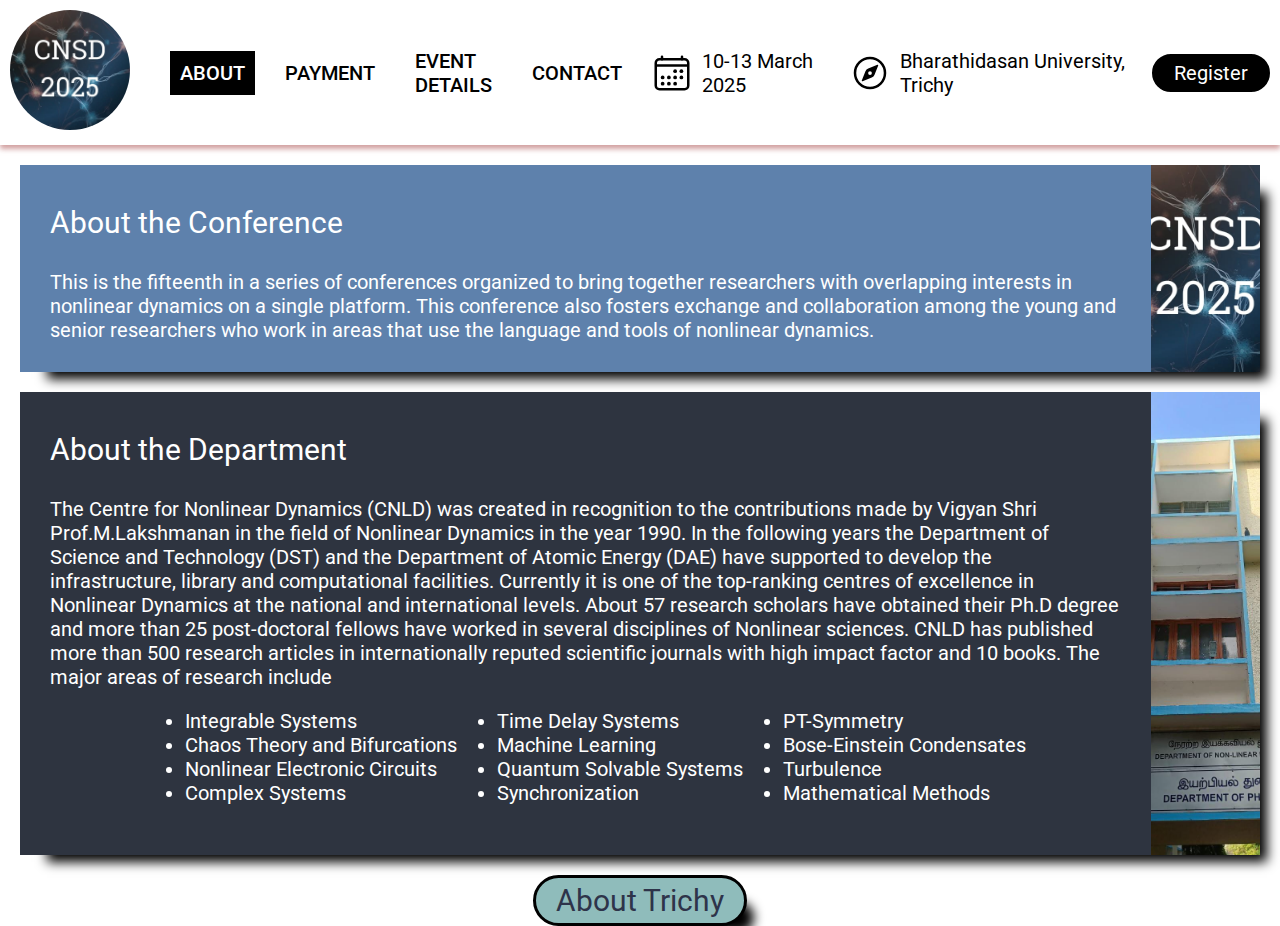
<file: html/about.html>
<!DOCTYPE html>
<html lang="en">
    <head>
        <meta charset="UTF-8">
        <meta http-equiv="X-UA-Compatible" content="IE-edge">
        <link type="text/css" rel="stylesheet" href="../css/aboutapp.css">
        <meta name="viewport" content="widht=device-width,initial-scale=1.0">
        <!--font-->
        <link rel="preconnect" href="https://fonts.googleapis.com">
        <link rel="preconnect" href="https://fonts.gstatic.com" crossorigin>
        <link href="https://fonts.googleapis.com/css2?family=Roboto:ital,wght@0,100;0,300;0,400;0,500;0,700;0,900;1,100;1,300;1,400;1,500;1,700;1,900&display=swap" rel="stylesheet">

        <title>CNSD 2025</title>
    </head>
    <body>
        <div class="navbar">
            <div class="navbar-left">
                <a href="index.html">
                    <img src="../assets/cnsdlogo.jpeg"></img></a>
                <a href="about.html" style="text-decoration:none;color:black;">
                <div class="abouttitle">About</div>
                </a>
                <a href="payment.html" style="text-decoration:none;color:black;">
                    <div class="payment">Payment</div>
                </a>
                <a href="event.html" style="text-decoration:none;color:black;">
                <div>Event Details</div>
                </a>
                <a href="contact.html" style="text-decoration:none;color:black;">
                <div>Contact</div>
                </a>
            </div>
            <div class="navbar-right">
                <div class="date">
                    <img src="../assets/calendar-outline.svg"></img>
                    <div>10-13 March 2025</div>
                </div>
                    <a href="https://www.google.com/maps/place/Bharathidasan+University/@10.6779768,78.7358504,17z/data=!4m6!3m5!1s0x3baa894dc214523f:0xb0df6f77eebd7c73!8m2!3d10.6779768!4d78.7384253!16zL20vMDY1NzJx?entry=ttu&g_ep=EgoyMDI0MTIxMS4wIKXMDSoASAFQAw%3D%3D" target="_blank" style="text-decoration:none; color:black">
                <div class="bdu-loc">
                    <img src="../assets/compass-outline.svg"></img>
                        <div>Bharathidasan University, Trichy</div>
                </div></a>
                <a href="https://forms.gle/W6tT3KeW2k32yhzs7" style="text-decoration:none" target="_blank">
                    <div class="register">Register</div></a>
            </div>
        </div>

        <!-- About Container -->
        <div class="structure-container" id="faded2">
            <div class="structure" style="color:black">
                <div class="structure-left">
                    <div class="structure-title">
                        About the Conference
                    </div>
                    <div class="structure-list">
                This is the fifteenth in a series of conferences organized to bring together researchers with overlapping interests in nonlinear dynamics on a single platform. This conference also fosters exchange and collaboration among the young and senior researchers who work in areas that use the language and tools of nonlinear dynamics. 
                    </div>
                </div>
                <div class="structure-right">
                    <img src="../assets/cnsdlogo.jpeg"></img>
                </div>
            </div>
        </div>
        <div class="structure-container" id="faded2">
            <div class="structure2" style="color:black">
                <div class="structure-left">
                    <div class="structure-title">
                        About the Department 
                    </div>
                    <div class="structure-list">
                        The Centre for Nonlinear Dynamics (CNLD) was created in recognition to the contributions made by Vigyan Shri Prof.M.Lakshmanan in the field of Nonlinear Dynamics in the year 1990. In the following years the Department of Science  and Technology (DST) and the Department of Atomic Energy (DAE) have supported to develop the infrastructure, library and computational facilities. Currently it is one of the top-ranking centres of excellence in Nonlinear Dynamics at the national and international levels. About 57 research scholars have obtained their Ph.D degree and more than 25 post-doctoral fellows have worked in several disciplines of Nonlinear sciences. CNLD has published more than 500 research articles in internationally reputed scientific journals with high impact factor and 10 books. The major areas of research include
                        <div class="st-list">
                        <ul>
                            <li> Integrable Systems </li>
                            <li> Chaos Theory and Bifurcations </li>
                            <li> Nonlinear Electronic Circuits </li>
                            <li> Complex Systems </li>
                        </ul>
                        <ul>
                            <li> Time Delay Systems </li>
                            <li> Machine Learning </li>
                            <li> Quantum Solvable Systems </li>
                            <li> Synchronization </li>
                        </ul>
                        <ul>
                            <li> PT-Symmetry </li>
                            <li> Bose-Einstein Condensates </li>
                            <li> Turbulence</li>
                            <li> Mathematical Methods </li>
                        </ul>
                        </div>
                    </div>
                </div>
                <div class="structure-right">
                    <img src="../assets/dept.jpeg"></img>
                </div>
            </div>
        </div>

        <a href="https://www.tamilnadutourism.tn.gov.in/destinations/tiruchirappalli-district" target="_blank" style="text-decoration:none">
        <div class = "about-city" id="faded">
            <div>About Trichy</div>
        </div>
        </a>
    </body>
</html>
</file>
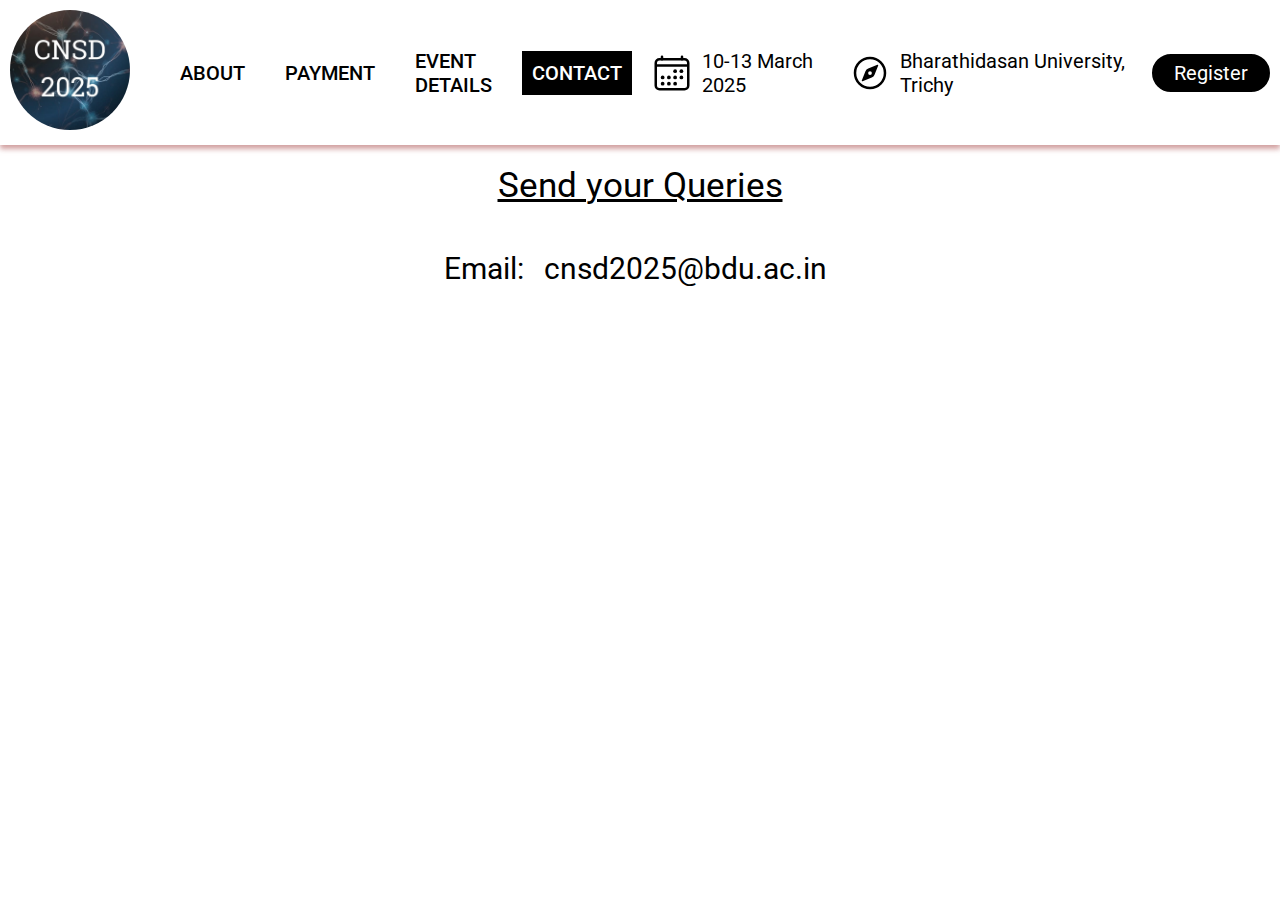
<file: html/contact.html>
<!DOCTYPE html>
<html lang="en">
    <head>
        <meta charset="UTF-8">
        <meta http-equiv="X-UA-Compatible" content="IE-edge">
        <link type="text/css" rel="stylesheet" href="../css/contactapp.css">
        <meta name="viewport" content="widht=device-width,initial-scale=1.0">
        <!--font-->
        <link rel="preconnect" href="https://fonts.googleapis.com">
        <link rel="preconnect" href="https://fonts.gstatic.com" crossorigin>
        <link href="https://fonts.googleapis.com/css2?family=Roboto:ital,wght@0,100;0,300;0,400;0,500;0,700;0,900;1,100;1,300;1,400;1,500;1,700;1,900&display=swap" rel="stylesheet">

        <title>CNSD 2025</title>
    </head>
    <body>
        <div class="navbar">
            <div class="navbar-left">
                <a href="index.html">
                    <img src="../assets/cnsdlogo.jpeg"></img></a>
                <a href="about.html" style="text-decoration:none;color:black;">
                <div>About</div>
                </a>
                <a href="payment.html" style="text-decoration:none;color:black;">
                    <div>Payment</div>
                </a>
                <a href="event.html" style="text-decoration:none;color:black;">
                <div>Event Details</div>
                </a>
                <a href="contact.html" style="text-decoration:none;color:black;">
                <div class="contact-nav">Contact</div>
                </a>
            </div>
            <div class="navbar-right">
                <div class="date">
                    <img src="../assets/calendar-outline.svg"></img>
                    <div>10-13 March 2025</div>
                </div>
                    <a href="https://www.google.com/maps/place/Bharathidasan+University/@10.6779768,78.7358504,17z/data=!4m6!3m5!1s0x3baa894dc214523f:0xb0df6f77eebd7c73!8m2!3d10.6779768!4d78.7384253!16zL20vMDY1NzJx?entry=ttu&g_ep=EgoyMDI0MTIxMS4wIKXMDSoASAFQAw%3D%3D" target="_blank" style="text-decoration:none; color:black">
                <div class="bdu-loc">
                    <img src="../assets/compass-outline.svg"></img>
                        <div>Bharathidasan University, Trichy</div>
                </div></a>
                <a href="https://forms.gle/W6tT3KeW2k32yhzs7" style="text-decoration:none" target="_blank">
                    <div class="register">Register</div></a>
            </div>
        </div>

        <!--- Email -->
        <div class = "main-contacts">
            <div class = "mc-title" id="faded">Send your Queries</div>
            <div class = "main-mail-container"id="faded2">
                <div class="mail-title">Email:</div>
                <a href="mailto:cnsd2025@bdu.ac.in" style="text-decoration:none;color:black;">
                    <div class="mail"> cnsd2025@bdu.ac.in </div>
                </a>
            </div>
        </div>
    </body>
</html>
</file>
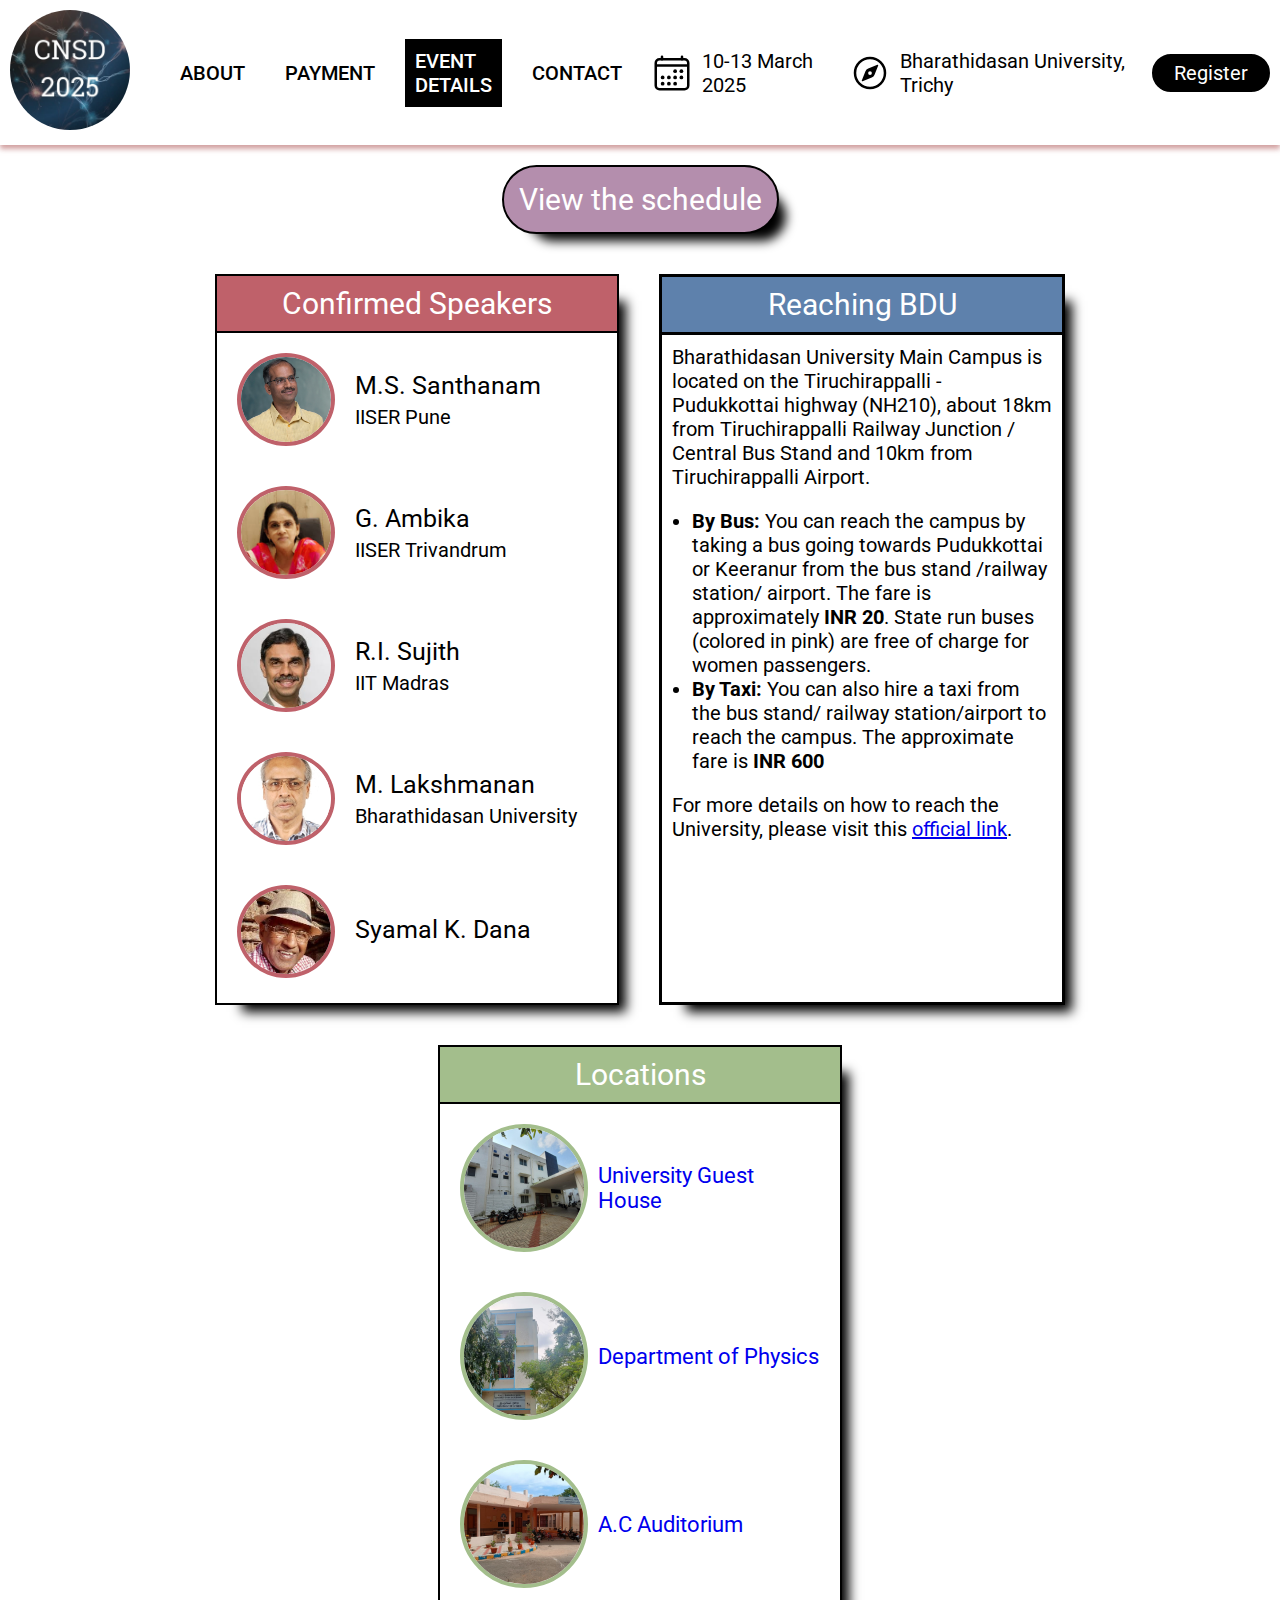
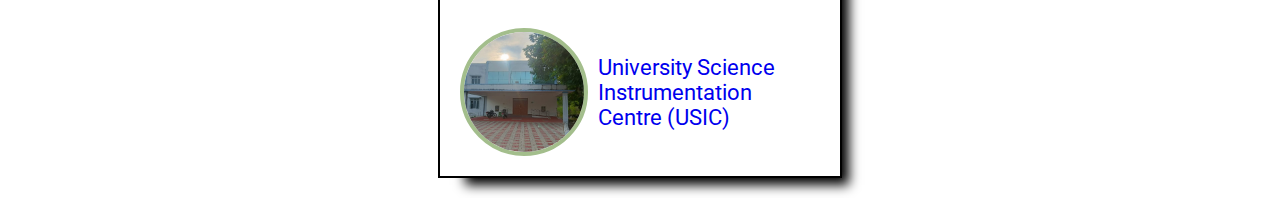
<file: html/event.html>
<!DOCTYPE html>
<html lang="en">
    <head>
        <meta charset="UTF-8">
        <meta http-equiv="X-UA-Compatible" content="IE-edge">
        <link type="text/css" rel="stylesheet" href="../css/eventapp.css?v=<?= filemtime('../css/eventapp.css')?>">
        <meta name="viewport" content="widht=device-width,initial-scale=1.0">
        <!--font-->
        <link rel="preconnect" href="https://fonts.googleapis.com">
        <link rel="preconnect" href="https://fonts.gstatic.com" crossorigin>
        <link href="https://fonts.googleapis.com/css2?family=Roboto:ital,wght@0,100;0,300;0,400;0,500;0,700;0,900;1,100;1,300;1,400;1,500;1,700;1,900&display=swap" rel="stylesheet">

        <title>CNSD 2025</title>
    </head>
    <body>
        <div class="navbar">
            <div class="navbar-left">
                <a href="index.html">
                    <img src="../assets/cnsdlogo.jpeg"></img></a>
                <a href="about.html" style="text-decoration:none;color:black;">
                    <div>About</div>
                </a>
                <a href="payment.html" style="text-decoration:none;color:black;">
                    <div>Payment</div>
                </a>
                <a href="event.html" style="text-decoration:none;color:black;">
                    <div class="eventitle">Event Details</div>
                </a>
                <a href="contact.html" style="text-decoration:none;color:black;">
                    <div>Contact</div>
                </a>
            </div>
            <div class="navbar-right">
                <div class="date">
                    <img src="../assets/calendar-outline.svg"></img>
                    <div>10-13 March 2025</div>
                </div>
                <a href="https://www.google.com/maps/place/Bharathidasan+University/@10.6779768,78.7358504,17z/data=!4m6!3m5!1s0x3baa894dc214523f:0xb0df6f77eebd7c73!8m2!3d10.6779768!4d78.7384253!16zL20vMDY1NzJx?entry=ttu&g_ep=EgoyMDI0MTIxMS4wIKXMDSoASAFQAw%3D%3D" target="_blank" style="text-decoration:none; color:black">
                    <div class="bdu-loc">
                        <img src="../assets/compass-outline.svg"></img>
                        <div>Bharathidasan University, Trichy</div>
                    </div></a>
                    <a href="https://forms.gle/W6tT3KeW2k32yhzs7" style="text-decoration:none" target="_blank">
                        <div class="register">Register</div></a>
            </div>
        </div>


        <div class = "outer">
            <a href="schedule.html" style="text-decoration:none"> 
                <div class = "schd" id="faded">
                    View the schedule 
                </div>
            </a>

            <!-- OTHERS -->
            <div class = "main">
                <div class = "submain">
                    <div class="speakers-container" id="fadedann">
                        <div class = "speakers-title">
                            Confirmed Speakers
                        </div>
                        <div class="speaker-body">
                            <div class = "speaker-main">
                                <img src="../assets/speakers/santhanam.jpeg"></img>
                                <div class = "speakers-list">
                                    <div id= "speaker-name">M.S. Santhanam</div><div id= "speaker-inst">IISER Pune</div>
                                </div>
                            </div>
                            <div class = "speaker-main">
                                <img src="../assets/speakers/ambika.jpeg"></img>
                                <div class = "speakers-list">
                                    <div id= "speaker-name">G. Ambika</div><div id= "speaker-inst">IISER Trivandrum</div>
                                </div>
                            </div>
                            <div class = "speaker-main">
                                <img src="../assets/speakers/sujith.jpeg"></img>
                                <div class = "speakers-list">
                                    <div id= "speaker-name">R.I. Sujith</div><div id= "speaker-inst">IIT Madras</div>
                                </div>
                            </div>
                            <div class = "speaker-main">
                                <img src="../assets/speakers/lakshmanan.jpg"></img>
                                <div class = "speakers-list">
                                    <div id= "speaker-name">M. Lakshmanan</div><div id= "speaker-inst">Bharathidasan University</div>
                                </div>
                            </div>
                            <div class = "speaker-main">
                                <img src="../assets/speakers/dana.jpeg"></img>
                                <div class = "speakers-list">
                                    <div id= "speaker-name">Syamal K. Dana</div><div id= "speaker-inst"></div>
                                </div>
                            </div>
                            <div class = "speaker-main">
                                <img src="../assets/speakers/awadesh.jpeg"></img>
                                <div class = "speakers-list">
                                    <div id= "speaker-name">Awadesh Prasad</div><div id= "speaker-inst">Delhi University</div>
                                </div>
                            </div>
                            <div class = "speaker-main">
                                <img src="../assets/speakers/govind.jpg"></img>
                                <div class = "speakers-list">
                                    <div id= "speaker-name">Govind Krishnaswami</div><div id= "speaker-inst">CMI, Chennai</div>
                                </div>
                            </div>
                            <div class = "speaker-main">
                                <img src="../assets/speakers/anandamohan.jpg"></img>
                                <div class = "speakers-list">
                                    <div id= "speaker-name">Anandamohan Ghosh</div><div id= "speaker-inst">IISER Kolkata</div>
                                </div>
                            </div>
                            <div class = "speaker-main">
                                <img src="../assets/speakers/arul.jpg"></img>
                                <div class = "speakers-list">
                                    <div id= "speaker-name">Arul Lakshminarayan</div><div id= "speaker-inst">IIT Madras</div>
                                </div>
                            </div>
                            <div class = "speaker-main">
                                <img src="../assets/speakers/default.jpeg"></img>
                                <div class = "speakers-list">
                                    <div id= "speaker-name">Nithin Nagaraj</div><div id= "speaker-inst">NIAS, Bangalore</div>
                                </div>
                            </div>
                            <div class = "speaker-main">
                                <img src="../assets/speakers/murali.jpg"></img>
                                <div class = "speakers-list">
                                    <div id= "speaker-name">K. Murali</div><div id= "speaker-inst">Anna University, Chennai</div>
                                </div>
                            </div>
                            <div class = "speaker-main">
                                <img src="../assets/speakers/sangeeta.jpg"></img>
                                <div class = "speakers-list">
                                    <div id= "speaker-name">Sangeeta Ujjwal</div><div id= "speaker-inst"></div>
                                </div>
                            </div>
                            <div class = "speaker-main">
                                <img src="../assets/speakers/neelima.jpg"></img>
                                <div class = "speakers-list">
                                    <div id= "speaker-name">Neelima Gupte</div><div id= "speaker-inst">IIT Madras</div>
                                </div>
                            </div>
                            <div class = "speaker-main">
                                <img src="../assets/speakers/soumitro.jpeg"></img>
                                <div class = "speakers-list">
                                    <div id= "speaker-name">Soumitro Banerjee</div><div id= "speaker-inst">IISER Kolkata</div>
                                </div>
                            </div>
                            <div class = "speaker-main">
                                <img src="../assets/speakers/kanna.jpeg"></img>
                                <div class = "speakers-list">
                                    <div id= "speaker-name">T.Kanna</div><div id= "speaker-inst">Bishop Heber College, Trichy</div>
                                </div>
                            </div>
                            <div class = "speaker-main">
                                <img src="../assets/speakers/malay.jpg"></img>
                                <div class = "speakers-list">
                                    <div id= "speaker-name">Malay Banerjee</div><div id= "speaker-inst">IIT Kanpur</div>
                                </div>
                            </div>
                            <div class = "speaker-main">
                                <img src="../assets/speakers/lakshmibala.jpg"></img>
                                <div class = "speakers-list">
                                    <div id= "speaker-name">Lakshmi Bala</div><div id= "speaker-inst">IIT Madras</div>
                                </div>
                            </div>
                            <div class = "speaker-main">
                                <img src="../assets/speakers/dvs.jpg"></img>
                                <div class = "speakers-list">
                                    <div id= "speaker-name">D.V. Senthilkumar</div><div id= "speaker-inst">IISER Trivandrum</div>
                                </div>
                            </div>
                            <div class = "speaker-main">
                                <img src="../assets/speakers/vkc.jpeg"></img>
                                <div class = "speakers-list">
                                    <div id= "speaker-name">V. K. Chandrasekar</div><div id= "speaker-inst">SASTRA, Thanjavur</div>
                                </div>
                            </div>
                            <div class = "speaker-main">
                                <img src="../assets/speakers/sudeshna.jpg"></img>
                                <div class = "speakers-list">
                                    <div id= "speaker-name">Sudeshna Sinha</div><div id= "speaker-inst">IISER Mohali</div>
                                </div>
                            </div>
                            <div class = "speaker-main">
                                <img src="../assets/speakers/utpal.jpeg"></img>
                                <div class = "speakers-list">
                                    <div id= "speaker-name">Utpal Roy</div><div id= "speaker-inst">IIT Patna</div>
                                </div>
                            </div>
                            <div class = "speaker-main">
                                <img src="../assets/speakers/avinash.jpeg"></img>
                                <div class = "speakers-list">
                                    <div id= "speaker-name">Avinash Khare</div><div id= "speaker-inst">IISER Pune</div>
                                </div>
                            </div>
                            <div class = "speaker-main">
                                <img src="../assets/speakers/priyam.jpg"></img>
                                <div class = "speakers-list">
                                    <div id= "speaker-name">Priyam Das</div><div id= "speaker-inst">Bankura Sammilani College, Bankura</div>
                                </div>
                            </div>
                            <div class = "speaker-main">
                                <img src="../assets/speakers/ayan.jpg"></img>
                                <div class = "speakers-list">
                                    <div id= "speaker-name">Ayan Khan</div><div id= "speaker-inst">Bennett University</div>
                                </div>
                            </div>
                        </div>
                    </div>
                    <div class="htr-container" id="fadedann">
                        <div class="htr-title">
                            Reaching BDU 
                        </div>
                        <div class="htr-content">
                            Bharathidasan University Main Campus is located on the Tiruchirappalli - Pudukkottai highway (NH210), about 18km from Tiruchirappalli Railway Junction / Central Bus Stand and 10km from Tiruchirappalli Airport.
                            <ul>
                                <li><b>By Bus:</b> You can reach the campus by taking a bus going towards Pudukkottai or Keeranur from the bus stand /railway station/ airport. The fare is approximately <b>INR 20</b>. State run buses (colored in pink) are free of charge for women passengers.</li>
                                <li><b>By Taxi:</b> You can also hire a taxi from the bus stand/ railway station/airport to reach the campus. The approximate fare is <b>INR 600</b></li>
                            </ul>

                            For more details on how to reach the University, please visit this <a href="https://www.bdu.ac.in/maps-and-directions.php">official link</a>.
                        </div>
                    </div>
                </div>

                <div class = "submain2">
                    <div class="locations"id="fadedann">
                        <div class = "loc-title">
                            Locations 
                        </div>
                        <a href="https://maps.app.goo.gl/mQKpLiDy8sh1kH2J9"  style="text-decoration:none" target="_blank">
                            <div class="loc">
                                <img src="../assets/ugh.jpg"></img> <div>University Guest House</div>
                            </div>
                        </a>
                        <a href="https://maps.app.goo.gl/xrduc8dti4ZPoBZG7"target="_blank" style="text-decoration:none">
                            <div class="loc">
                                <img src="../assets/dept_2.jpg"></img> <div>Department of Physics</div>
                            </div>
                        </a>
                        <a href=" https://maps.app.goo.gl/8yrMWcKJQx44jijYA"target="_blank" style="text-decoration:none">
                            <div class="loc">
                                <img src="../assets/acaud.jpg"></img> <div>A.C Auditorium</div>
                            </div>
                        </a>
                        <a href="https://maps.app.goo.gl/rspJkAy6ZQiNHkdbA"  target="_blank" style="text-decoration:none">
                            <div class="loc">
                                <img src="../assets/usic.jpg"></img> <div>University Science Instrumentation Centre (USIC)</div>
                            </div>
                        </a>
                    </div>
                </div>
                <!--
                    <div class="program-details" id="faded">
                    More details to follow 
                    </div>
                -->
            </div>
        </div>
    </body>
</html>
</file>
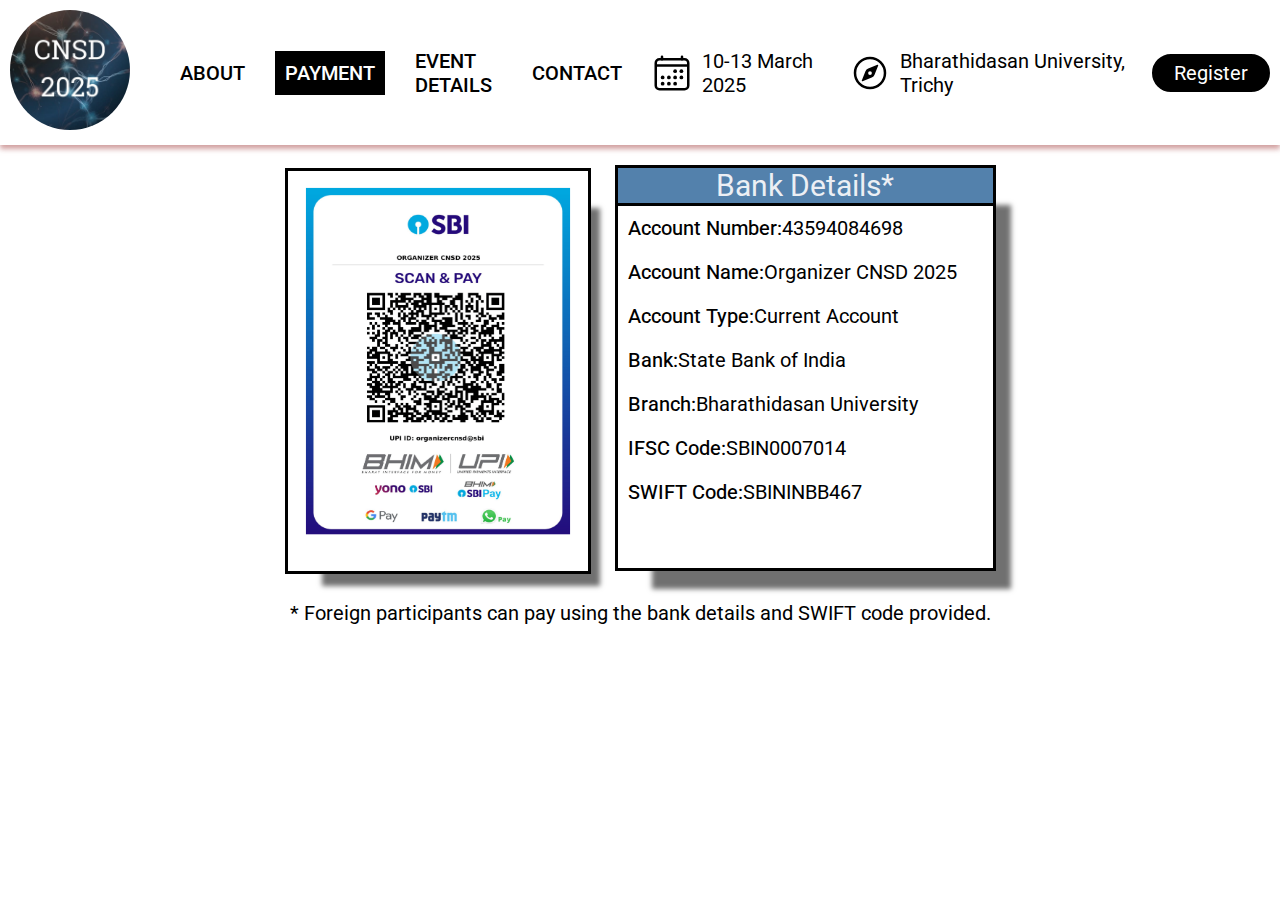
<file: html/paydetails.html>
<!DOCTYPE html>
<html lang="en">
    <head>
        <meta charset="UTF-8">
        <meta http-equiv="X-UA-Compatible" content="IE-edge">
        <link type="text/css" rel="stylesheet" href="../css/payapp.css">
        <meta name="viewport" content="widht=device-width,initial-scale=1.0">
        <!--font-->
        <link rel="preconnect" href="https://fonts.googleapis.com">
        <link rel="preconnect" href="https://fonts.gstatic.com" crossorigin>
        <link href="https://fonts.googleapis.com/css2?family=Roboto:ital,wght@0,100;0,300;0,400;0,500;0,700;0,900;1,100;1,300;1,400;1,500;1,700;1,900&display=swap" rel="stylesheet">
        <title>CNSD 2025</title>
    </head>

    <body>
        <!-- Navbar Starts -->
        <div class="navbar">
            <div class="navbar-left">
                <a href="index.html">
                    <img src="../assets/cnsdlogo.jpeg"></img></a>
                <a href="about.html" style="text-decoration:none;color:black;">
                    <div>About</div>
                </a>
                <a href="payment.html" style="text-decoration:none;color:black;">
                    <div class="payment">Payment</div>
                </a>
                <a href="event.html" style="text-decoration:none;color:black;">
                    <div>Event Details</div>
                </a>
                <a href="contact.html" style="text-decoration:none;color:black;">
                    <div>Contact</div>
                </a>
            </div>
            <div class="navbar-right">
                <div class="date">
                    <img src="../assets/calendar-outline.svg"></img>
                    <div>10-13 March 2025</div>
                </div>
                <a href="https://www.google.com/maps/place/Bharathidasan+University/@10.6779768,78.7358504,17z/data=!4m6!3m5!1s0x3baa894dc214523f:0xb0df6f77eebd7c73!8m2!3d10.6779768!4d78.7384253!16zL20vMDY1NzJx?entry=ttu&g_ep=EgoyMDI0MTIxMS4wIKXMDSoASAFQAw%3D%3D" target="_blank" style="text-decoration:none; color:black">
                    <div class="bdu-loc">
                        <img src="../assets/compass-outline.svg"></img>
                        <div>Bharathidasan University, Trichy</div>
                    </div></a>
                    <a href="https://forms.gle/W6tT3KeW2k32yhzs7" style="text-decoration:none" target="_blank">
                        <div class="register">Register</div></a>
            </div>
        </div>

        <!--- Payment setup -->
        <div class="paydetails-container">
            <div class="qrcode-container"id="fadeprice">
            <img src="../assets/qrcode.png"></img>
            </div>
            <div class="account-box"id="fadeprice">
                    <div id="maintitle"> Bank Details* </div>
                    <div class="info">
                        <div id="title">Account Number:</div> <div>43594084698</div>
                    </div>
                    <div class="info">
                        <div id="title">Account Name:</div> <div>Organizer CNSD 2025</div>
                    </div>
                    <div class="info">
                        <div id="title">Account Type:</div> <div>Current Account</div>
                    </div>
                    <div class="info">
                        <div id="title">Bank:</div> <div>State Bank of India</div>
                    </div>
                    <div class="info">
                        <div id="title">Branch:</div> <div>Bharathidasan University</div>
                    </div>
                    <div class="info">
                        <div id="title">IFSC Code:</div> <div>SBIN0007014</div>
                    </div>
                    <div class="info">
                        <div id="title">SWIFT Code:</div> <div>SBININBB467</div>
                    </div>
            </div>
        </div>
        <div class="note-details" id="appeared">* Foreign participants can pay using the bank details and SWIFT code provided.</div>
    </body>
    </body>
</html>
</file>
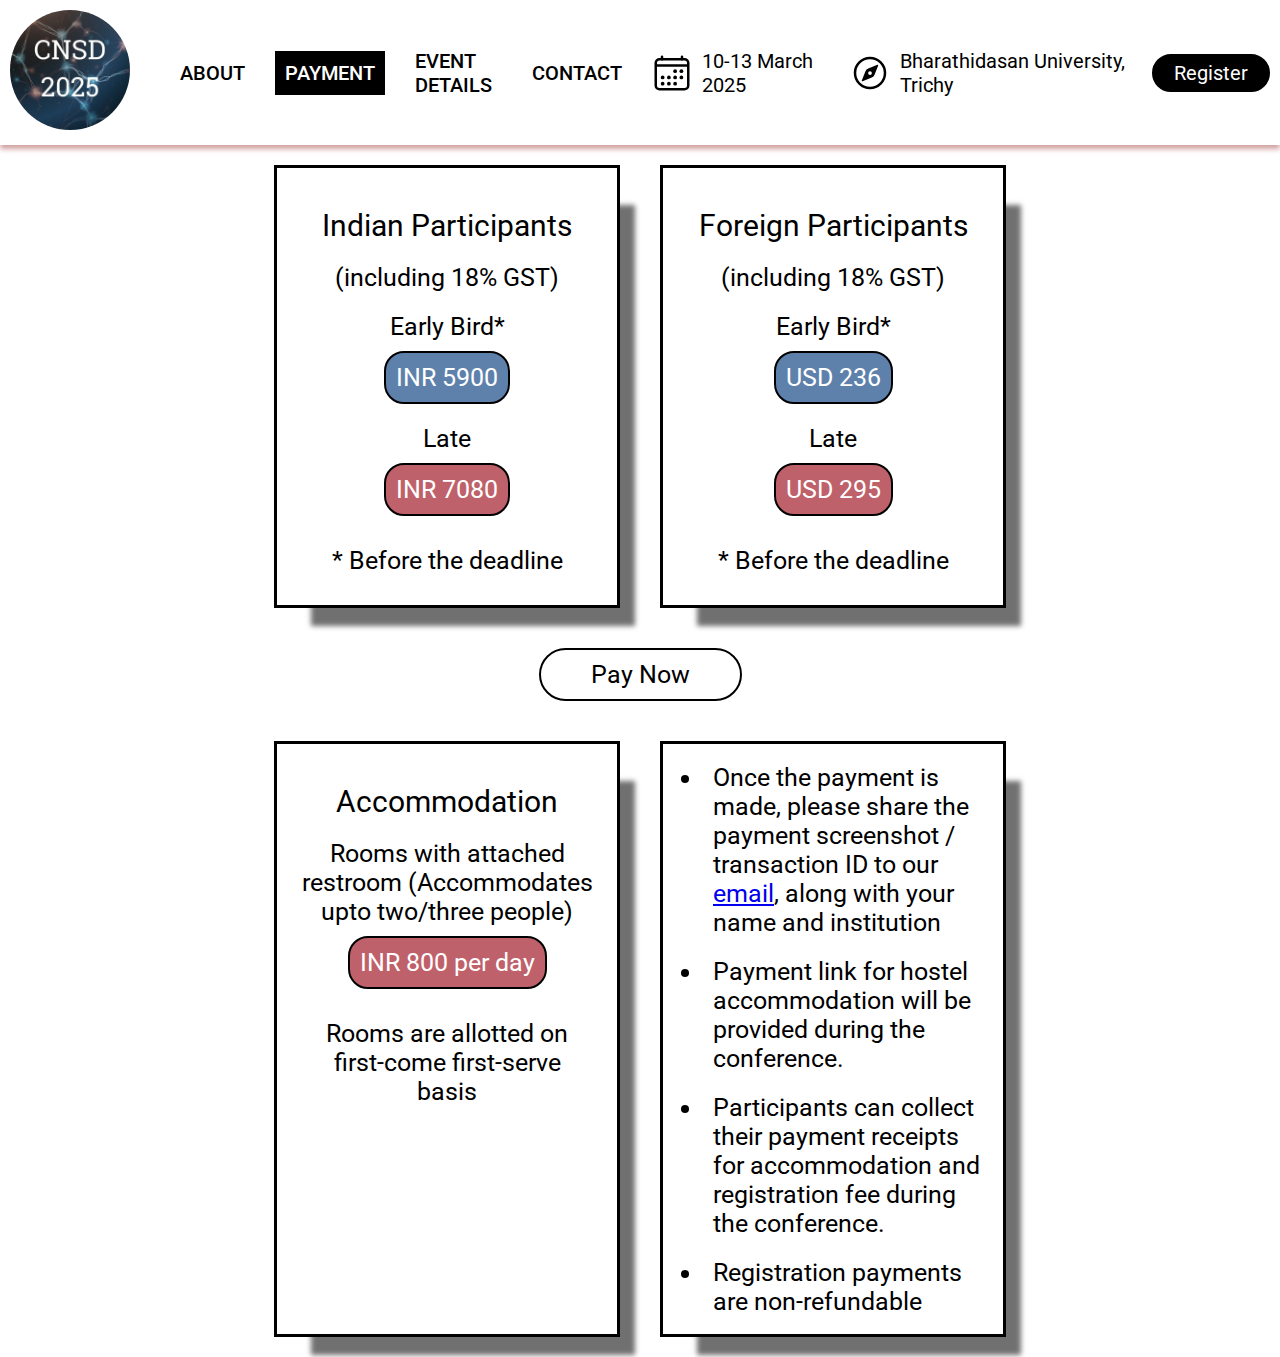
<file: html/payment.html>
<!DOCTYPE html>
<html lang="en">
    <head>
        <meta charset="UTF-8">
        <meta http-equiv="X-UA-Compatible" content="IE-edge">
        <link type="text/css" rel="stylesheet" href="../css/payapp.css">
        <meta name="viewport" content="widht=device-width,initial-scale=1.0">
        <!--font-->
        <link rel="preconnect" href="https://fonts.googleapis.com">
        <link rel="preconnect" href="https://fonts.gstatic.com" crossorigin>
        <link href="https://fonts.googleapis.com/css2?family=Roboto:ital,wght@0,100;0,300;0,400;0,500;0,700;0,900;1,100;1,300;1,400;1,500;1,700;1,900&display=swap" rel="stylesheet">
        <title>CNSD 2025</title>
    </head>

    <body>
        <!-- Navbar Starts -->
        <div class="navbar">
            <div class="navbar-left">
                <a href="index.html">
                    <img src="../assets/cnsdlogo.jpeg"></img></a>
                <a href="about.html" style="text-decoration:none;color:black;">
                    <div>About</div>
                </a>
                <a href="payment.html" style="text-decoration:none;color:black;">
                    <div class="payment">Payment</div>
                </a>
                <a href="event.html" style="text-decoration:none;color:black;">
                    <div>Event Details</div>
                </a>
                <a href="contact.html" style="text-decoration:none;color:black;">
                    <div>Contact</div>
                </a>
            </div>
            <div class="navbar-right">
                <div class="date">
                    <img src="../assets/calendar-outline.svg"></img>
                    <div>10-13 March 2025</div>
                </div>
                <a href="https://www.google.com/maps/place/Bharathidasan+University/@10.6779768,78.7358504,17z/data=!4m6!3m5!1s0x3baa894dc214523f:0xb0df6f77eebd7c73!8m2!3d10.6779768!4d78.7384253!16zL20vMDY1NzJx?entry=ttu&g_ep=EgoyMDI0MTIxMS4wIKXMDSoASAFQAw%3D%3D" target="_blank" style="text-decoration:none; color:black">
                    <div class="bdu-loc">
                        <img src="../assets/compass-outline.svg"></img>
                        <div>Bharathidasan University, Trichy</div>
                    </div></a>
                    <a href="https://forms.gle/W6tT3KeW2k32yhzs7" style="text-decoration:none" target="_blank">
                        <div class="register">Register</div></a>
            </div>
        </div>

        <!---Pricing body --->
        <div class = "pricing-container">
            <div class = "indian-pricing"id="fadeprice">
                <div class="price-title">Indian Participants</div>
                <div class="price-subtitle">(including 18% GST)</div>
                <div class = "tiers">
                    <div class="tier">
                        <div>Early Bird*</div>
                        <div id="amount">INR 5900</div>
                    </div>
                    <div class="tier">
                        <div>Late</div>
                        <div id="amount2">INR 7080</div>
                    </div>
                </div>
                <!--- Pay Now --->
                <div class="note">* Before the deadline </div>
            </div>
            <div class = "indian-pricing"id="fadeprice">
                <div class="price-title"> Foreign Participants</div>
                <div class="price-subtitle">(including 18% GST)</div>
                <div class = "tiers">
                    <div class="tier">
                        <div>Early Bird*</div>
                        <div id="amount">USD 236</div>
                    </div>
                    <div class="tier">
                        <div>Late</div>
                        <div id="amount2">USD 295</div>
                    </div>
                </div>
                <!--- Pay Now --->
                <div class="note">* Before the deadline </div>
            </div>
        </div>
        <div class="paynow" id="appeared">
            <a href="paydetails.html" style="text-decoration:none;">
                <div> Pay Now </div>
            </a>
        </div>
        <!---- Hostel --->
        <div class="hostel-container">
            <div class = "hostel-pricing"id="fadeprice">
                <div class="price-title">Accommodation</div>
                <div class = "tiers">
                    <div class="tier">
                        <div>Rooms with attached restroom (Accommodates upto two/three people)</div>
                        <div id="amount2">INR 800 per day</div>
                    </div>
                </div>
                <div class="note">Rooms are allotted on first-come first-serve basis</div>
            </div>
            <div class="details-content" id="fadedetails">
                <ul>
                    <!--                    <li>For participants who have opted for poster/oral presentations, payment should be made only after the abstract has been accepted</li> -->
                    <li>Once the payment is made, please share the payment screenshot / transaction ID to our <a href="contact.html">email</a>, along with your name and institution</li>
                    <li>Payment link for hostel accommodation will be provided during the conference.
                        <li> Participants can collect their payment receipts for accommodation and registration fee during the conference.
                            <li>Registration payments are non-refundable
                </ul>
            </div>
        </div>
        <!-- 
            <div class="price-subtitle">Details will be updated soon</div>
        -->
    </body>
</html>
</file>
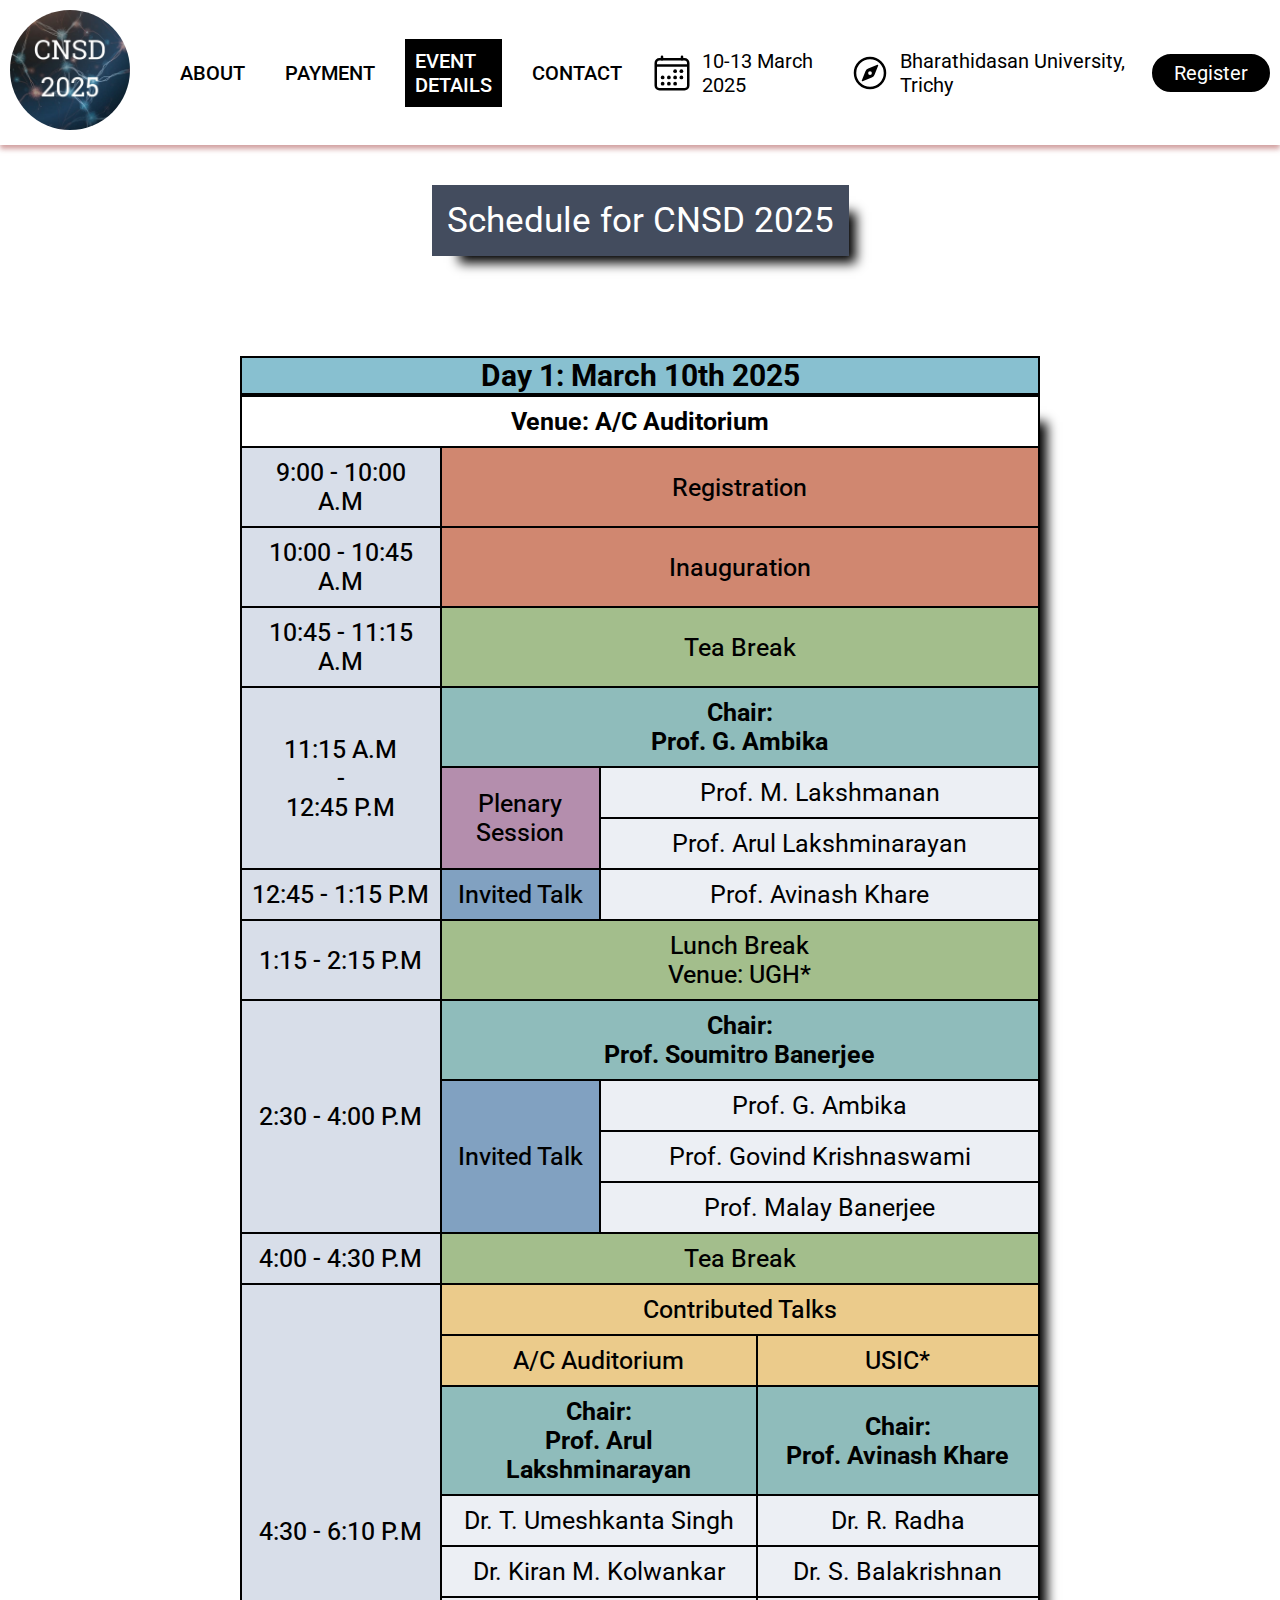
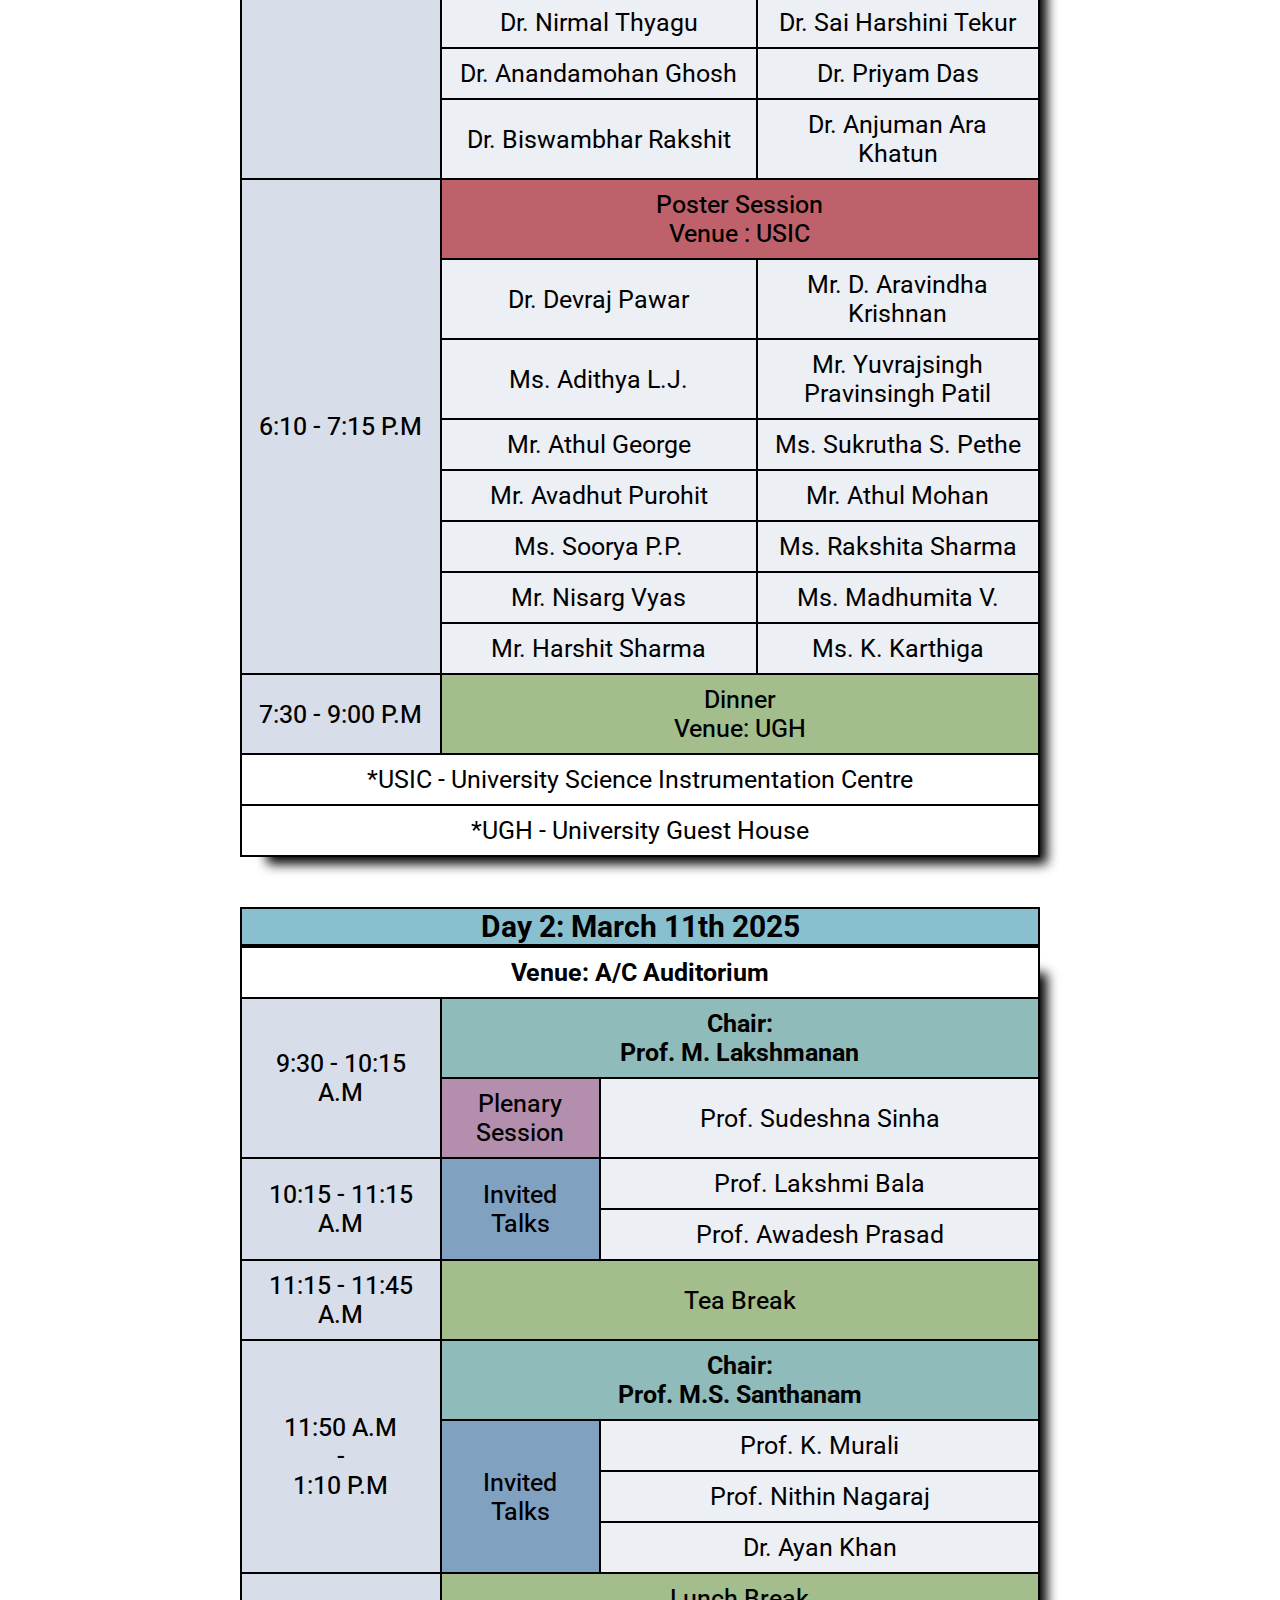
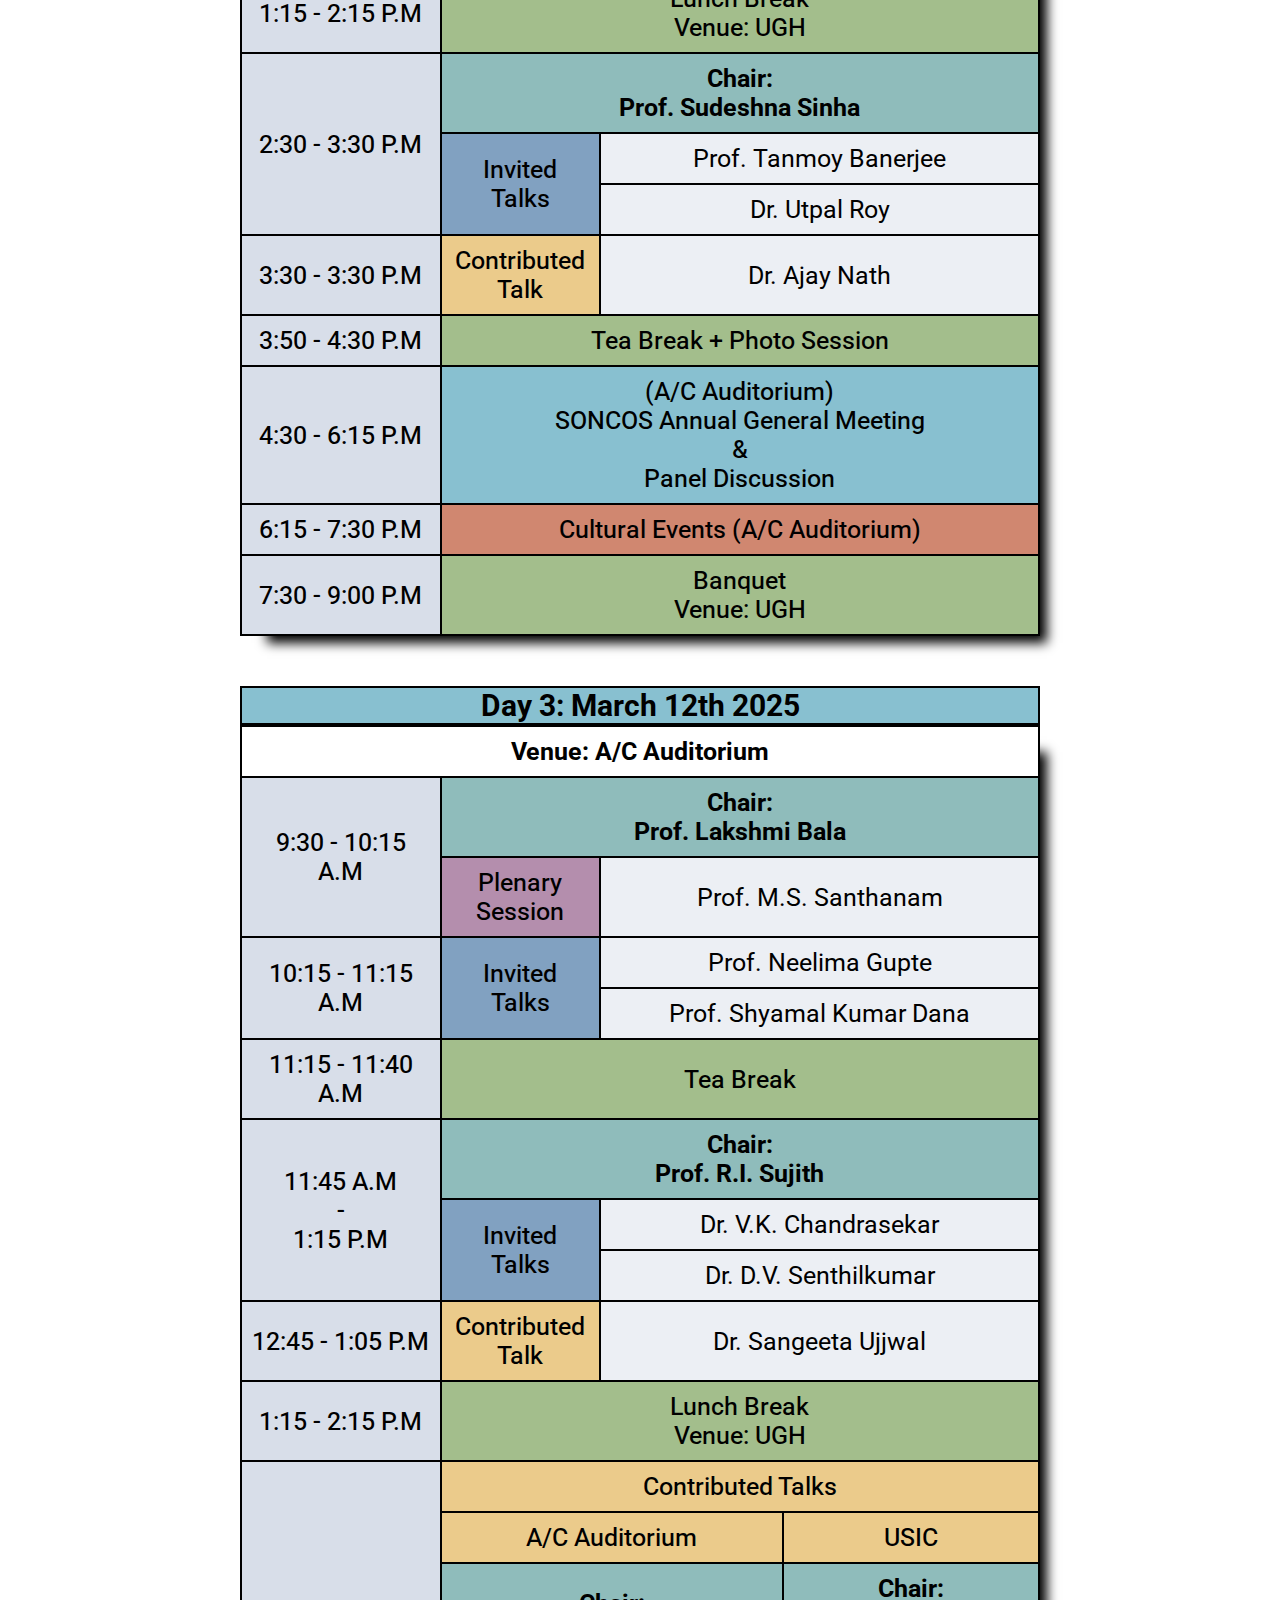
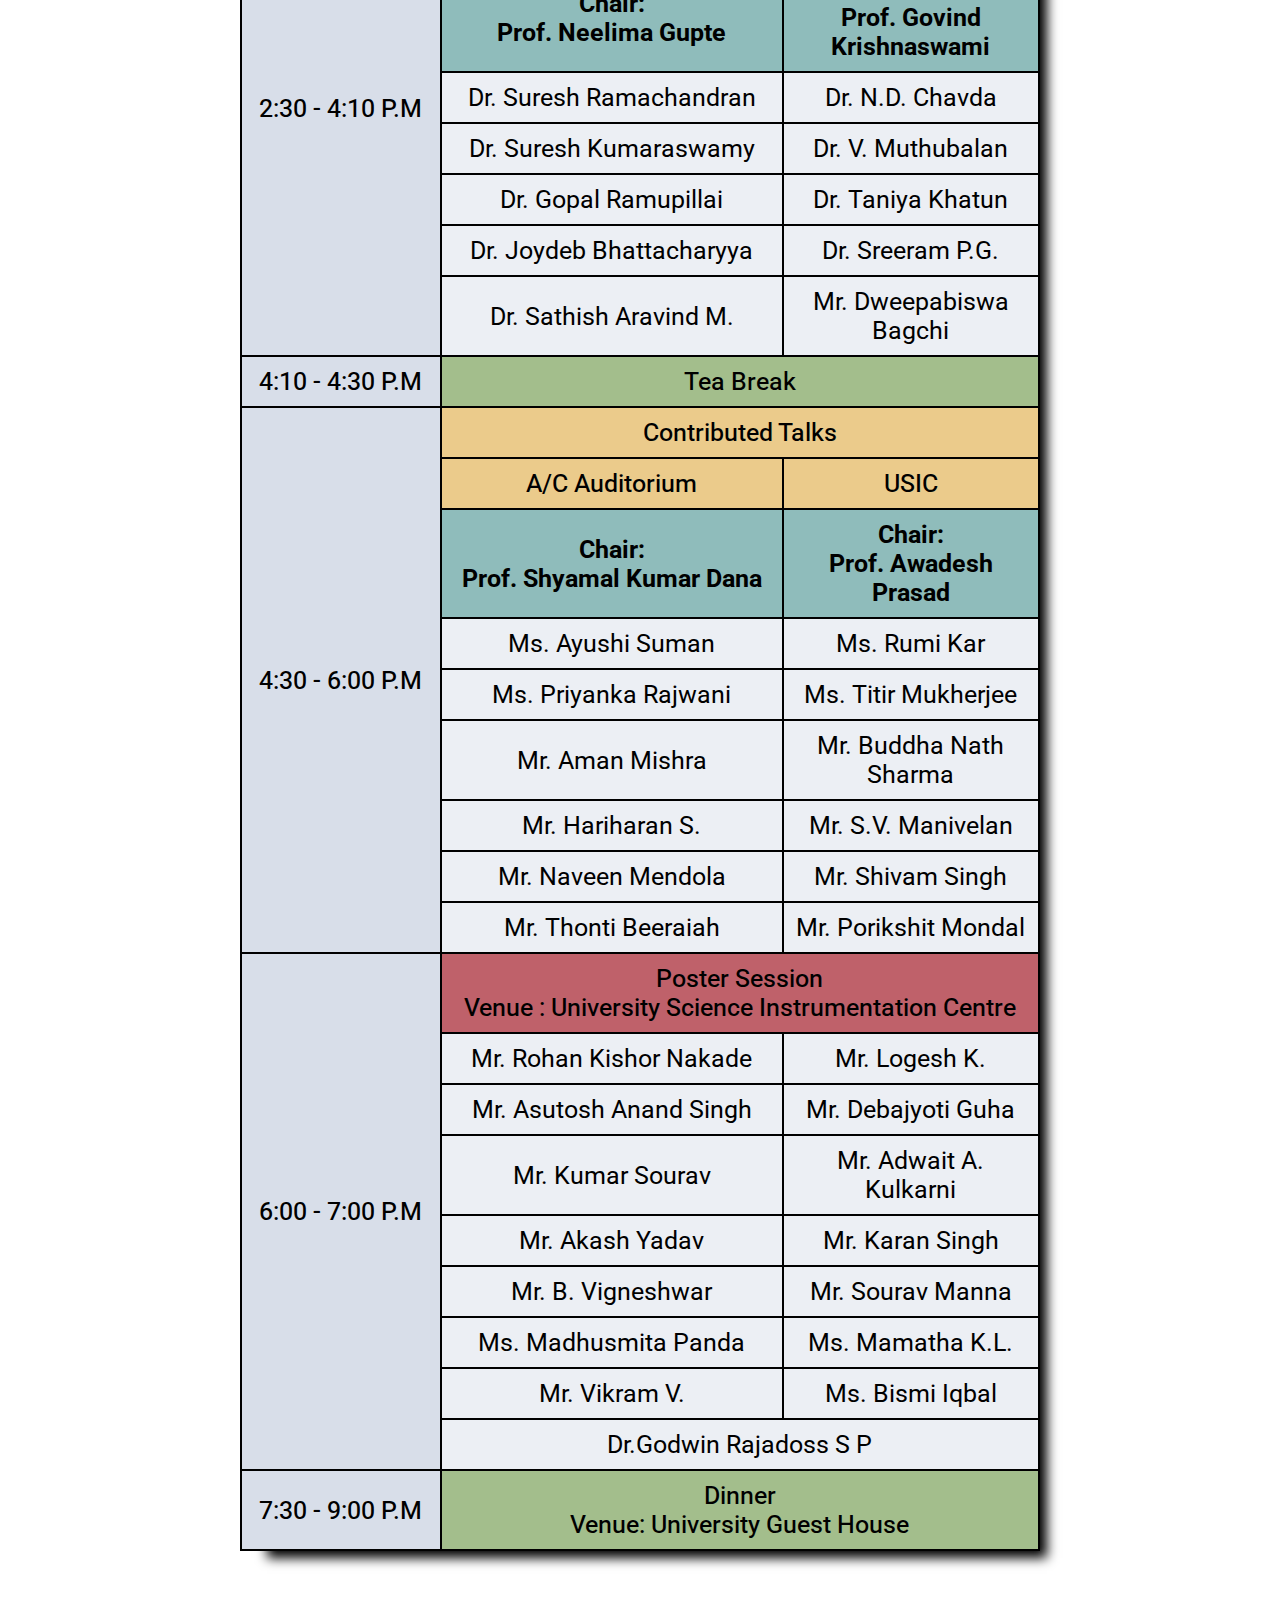
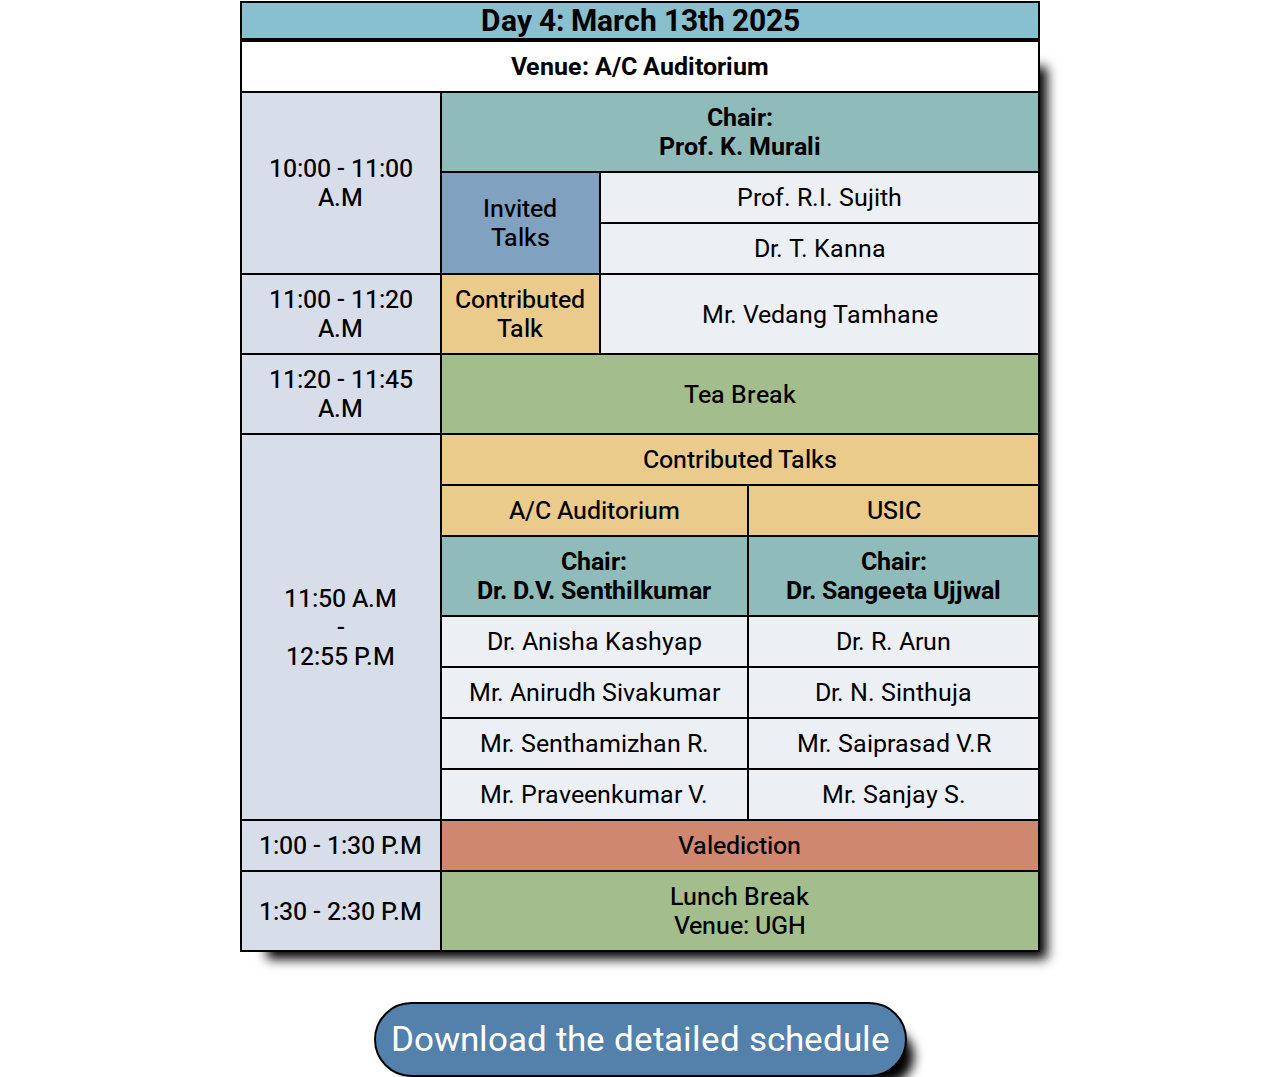
<file: html/schedule.html>
<!DOCTYPE html>
<html lang="en">
    <head>
        <meta charset="UTF-8">
        <meta http-equiv="X-UA-Compatible" content="IE-edge">
        <link type="text/css" rel="stylesheet" href="../css/eventapp.css?v=<?= filemtime('../css/eventapp.css')?>">
        <meta name="viewport" content="widht=device-width,initial-scale=1.0">
        <!--font-->
        <link rel="preconnect" href="https://fonts.googleapis.com">
        <link rel="preconnect" href="https://fonts.gstatic.com" crossorigin>
        <link href="https://fonts.googleapis.com/css2?family=Roboto:ital,wght@0,100;0,300;0,400;0,500;0,700;0,900;1,100;1,300;1,400;1,500;1,700;1,900&display=swap" rel="stylesheet">

        <title>CNSD 2025</title>

    </head>
    <body>
        <div class="navbar">
            <div class="navbar-left">
                <a href="index.html">
                    <img src="../assets/cnsdlogo.jpeg"></img></a>
                <a href="about.html" style="text-decoration:none;color:black;">
                    <div>About</div>
                </a>
                <a href="payment.html" style="text-decoration:none;color:black;">
                    <div>Payment</div>
                </a>
                <a href="event.html" style="text-decoration:none;color:black;">
                    <div class="eventitle">Event Details</div>
                </a>
                <a href="contact.html" style="text-decoration:none;color:black;">
                    <div>Contact</div>
                </a>
            </div>
            <div class="navbar-right">
                <div class="date">
                    <img src="../assets/calendar-outline.svg"></img>
                    <div>10-13 March 2025</div>
                </div>
                <a href="https://www.google.com/maps/place/Bharathidasan+University/@10.6779768,78.7358504,17z/data=!4m6!3m5!1s0x3baa894dc214523f:0xb0df6f77eebd7c73!8m2!3d10.6779768!4d78.7384253!16zL20vMDY1NzJx?entry=ttu&g_ep=EgoyMDI0MTIxMS4wIKXMDSoASAFQAw%3D%3D" target="_blank" style="text-decoration:none; color:black">
                    <div class="bdu-loc">
                        <img src="../assets/compass-outline.svg"></img>
                        <div>Bharathidasan University, Trichy</div>
                    </div></a>
                    <a href="https://forms.gle/W6tT3KeW2k32yhzs7" style="text-decoration:none" target="_blank">
                        <div class="register">Register</div></a>
            </div>
        </div>



        <div class = "schedule">
            <div class = "sch-title" id="faded">
                Schedule for CNSD 2025
            </div>
            <div class = "mc-title" id="faded">

            </div>
            <!--- Day one --->
            <table class = "day1" id="fadedann">
                <caption id="title" ><b>Day 1: March 10th 2025</b></caption>
                <tr>
                    <th colspan = '7'> Venue: A/C Auditorium </th>
                </tr>
                <tr>
                    <th  id = "time" colspan = '1'> 9:00 - 10:00 A.M </th>
                    <th id="other"colspan = '6'> Registration </th> 
                </tr>
                <tr>
                    <th  id = "time" colspan = '1'> 10:00 - 10:45 A.M </th>
                    <th id="other" colspan = '6'> Inauguration </th> 
                </tr>
                <tr>
                    <th  id = "time" colspan = '1'> 10:45 - 11:15 A.M </th>
                    <th id = "food" colspan = '6'> Tea Break  </th> 
                </tr>
                <tr>
                    <th  id = "time" colspan = '1' rowspan = '3'> 11:15 A.M <br> - <br> 12:45 P.M </th>
                    <th id = "chair" colspan = '6'> Chair:<br> Prof. G. Ambika </th>
                </tr>
                <tr>
                    <th id = "plen" colspan = '2' rowspan='2'> Plenary Session </th>

                    <td onclick="location.href='../assets/abstracts/mlakshmanan.pdf'" id="abstract" colspan = '5'> Prof. M. Lakshmanan</td>

                </tr>
                <tr>
                    <td onclick="location.href='../assets/abstracts/arul_lakshminarayan.pdf'" id="abstract" colspan = '5'> Prof. Arul Lakshminarayan</td>
                </tr>
                <tr>
                    <th id="time" colspan = '1'> 12:45 - 1:15 P.M </th>
                    <th id = "invite" colspan = '2'> Invited Talk </th>
                    <td onclick="location.href='../assets/abstracts/avinash_khare.pdf'" id="abstract" colspan = '5'> Prof. Avinash Khare</td> 
                </tr>
                <tr>
                    <th id="time" colspan = '1'> 1:15 - 2:15 P.M </th>
                    <th id = "food" colspan = '6'> Lunch Break<br> Venue: UGH*</th> 
                </tr>

                <tr>
                    <th id="time" colspan = '1' rowspan='4'> 2:30 - 4:00 P.M </th>
                    <th id = "chair"  colspan='6'> Chair:<br> Prof. Soumitro Banerjee </th>
                </tr>
                <tr>
                    <th id = "invite" colspan = '2' rowspan='3'> Invited Talk </th>
                    <td onclick="location.href='../assets/abstracts/ambika.pdf'" id="abstract" colspan = '5'>Prof. G. Ambika</td> 
                </tr>
                <tr>
                    <td onclick="location.href='../assets/abstracts/govind_krishnaswami.pdf'" id="abstract" colspan = '5'> Prof. Govind Krishnaswami </td>
                </tr>
                <tr>
                    <td onclick="location.href='../assets/abstracts/malay_banerjee.pdf'" id="abstract" colspan = '5'>Prof. Malay Banerjee</td> 
                </tr>
                <tr>
                    <th id="time" colspan = '1'> 4:00 - 4:30 P.M </th>
                    <th id = "food" colspan = '6'> Tea Break</th> 
                </tr>
                <tr>
                    <th id="time" colspan = '1' rowspan = '9'> 4:30 - 6:10 P.M </th>
                </tr>
                <tr> 
                    <th id="contrib" colspan = '6'> Contributed Talks </th>
                </tr>
                <tr>
                    <th id="contrib" colspan = '3'> A/C Auditorium</th>
                    <th id="contrib" colspan = '3'> USIC*</th>
                </tr>
                <tr>
                    <th id="chair2" colspan = '3'> Chair: <br> Prof. Arul Lakshminarayan</th>
                    <th id="chair2" colspan = '3'> Chair: <br> Prof. Avinash Khare</th>
                </tr>
                <tr>
                    <td onclick="location.href='../assets/abstracts/umeshkanta_singh.pdf'" id="abstract" colspan = '3'> Dr. T. Umeshkanta Singh</td>
                    <td onclick="location.href='../assets/abstracts/r_radha.pdf'" id="abstract" colspan = '3'> Dr. R. Radha</td>
                </tr>
                <tr>
                    <td onclick="location.href='../assets/abstracts/kiran.pdf'" id="abstract" colspan = '3'> Dr. Kiran M. Kolwankar</td>
                    <td onclick="location.href='../assets/abstracts/s_balakrishnan.pdf'" id="abstract" colspan = '3'> Dr. S. Balakrishnan</td>
                </tr>
                <tr>
                    <td onclick="location.href='../assets/abstracts/nirmal_thyagu.pdf'" id="abstract" colspan = '3'> Dr. Nirmal Thyagu</td>
                    <td onclick="location.href='../assets/abstracts/sai_harshini_tekur.pdf'" id="abstract" colspan = '3'> Dr. Sai Harshini Tekur</td>
                </tr>
                <tr>
                    <td onclick="location.href='../assets/abstracts/anandamohan_ghosh.pdf'" id="abstract" colspan = '3'> Dr. Anandamohan Ghosh</td>
                    <td onclick="location.href='../assets/abstracts/priyam_das.pdf'" id="abstract" colspan = '3'> Dr. Priyam Das</td>
                </tr>
                <tr>
                    <td onclick="location.href='../assets/abstracts/biswambhar_rakshit.pdf'" id="abstract" colspan = '3'> Dr. Biswambhar Rakshit</td>
                    <td onclick="location.href='../assets/abstracts/anjuman_khatun.pdf'" id="abstract" colspan = '3'> Dr. Anjuman Ara Khatun</td>
                </tr>
                <tr>
                    <th id="time" colspan = '1' rowspan='8'> 6:10 - 7:15 P.M </th>
                    <th id = "poster" colspan = '6'> Poster Session <br> Venue : USIC</th>
                </tr>
                <tr>
                    <td onclick="location.href='../assets/abstracts/devraj.pdf'" id="abstract" colspan = '3'> Dr. Devraj Pawar</td>
                    <td onclick="location.href='../assets/abstracts/aravinda.pdf'" id="abstract" colspan = '3'> Mr. D. Aravindha Krishnan</td>
                </tr>
                <tr>
                    <td onclick="location.href='../assets/abstracts/adithya.pdf'" id="abstract" colspan = '3'> Ms. Adithya L.J.</td>
                    <td onclick="location.href='../assets/abstracts/yuvraj.pdf'" id="abstract" colspan = '3'> Mr. Yuvrajsingh Pravinsingh Patil</td>
                </tr>
                <tr>
                    <td onclick="location.href='../assets/abstracts/athul_george.pdf'" id="abstract" colspan = '3'> Mr. Athul George</td>
                    <td onclick="location.href='../assets/abstracts/sukrutha.pdf'" id="abstract" colspan = '3'> Ms. Sukrutha S. Pethe</td>
                </tr>
                <tr>
                    <td onclick="location.href='../assets/abstracts/avadhut.pdf'" id="abstract" colspan = '3'> Mr. Avadhut Purohit</td>
                    <td onclick="location.href='../assets/abstracts/athul_mohan.pdf'" id="abstract" colspan = '3'> Mr. Athul Mohan</td>
                </tr>
                <tr>
                    <td onclick="location.href='../assets/abstracts/soorya.pdf'" id="abstract" colspan = '3'> Ms. Soorya P.P.</td>
                    <td onclick="location.href='../assets/abstracts/rakshita.pdf'" id="abstract" colspan = '3'> Ms. Rakshita Sharma</td>
                </tr>
                <tr>
                    <td onclick="location.href='../assets/abstracts/nisarg.pdf'" id="abstract" colspan = '3'> Mr. Nisarg Vyas</td>
                    <td onclick="location.href='../assets/abstracts/madhumita.pdf'" id="abstract" colspan = '3'> Ms. Madhumita V.</td>
                </tr>
                <tr>
                    <td onclick="location.href='../assets/abstracts/harshit.pdf'" id="abstract" colspan = '3'> Mr. Harshit Sharma</td>
                    <td onclick="location.href='../assets/abstracts/karthiga.pdf'" id="abstract" colspan = '3'> Ms. K. Karthiga</td>
                </tr>
                <tr>
                    <th id="time" colspan = '1'> 7:30 - 9:00 P.M </th>
                    <th id = "food" colspan = '6'> Dinner<br> Venue: UGH </th>
                </tr>
                <tr>
                    <td colspan='7'>*USIC - University Science Instrumentation Centre </td>
                </tr>
                <tr>
                    <td colspan='7'>*UGH - University Guest House</td>
                </tr>
            </table>


            <!--- Day two --->
            <table class = "day2" id="fadedann">
                <caption id="title" ><b>Day 2: March 11th 2025</b></caption>
                <tr>
                    <th colspan = '7'> Venue: A/C Auditorium </th>
                </tr>
                <tr>
                    <th  id = "time" colspan = '1' rowspan = '2'> 9:30 - 10:15 A.M </th>
                    <th id = "chair" colspan='6'> Chair:<br> Prof. M. Lakshmanan </th>
                </tr>
                <tr>
                    <th id = "plen" colspan = '1'> Plenary Session </th>
                    <td onclick="location.href='../assets/abstracts/sudeshna_sinha.pdf'" id="abstract" colspan = '5'> Prof. Sudeshna Sinha</td> 
                </tr>
                <tr>
                    <th id="time" colspan = '1' rowspan = '3'> 10:15 - 11:15 A.M </th>
                    <th id = "invite" colspan = '1' rowspan = '3'> Invited Talks </th>
                    <td  onclick="location.href='../assets/abstracts/lakshmi_bala.pdf'" id="abstract" colspan = '4'> Prof. Lakshmi Bala</td> 
                </tr>
                <tr>
                </tr>
                <tr>
                    <td  onclick="location.href='../assets/abstracts/awadesh_prasad.pdf'" id="abstract" colspan = '4'> Prof. Awadesh Prasad</td> 
                </tr>
                <tr>
                    <th  id="time" colspan = '1'> 11:15 - 11:45 A.M </th>
                    <th id = "food" colspan = '6'> Tea Break </th>
                </tr>
                <tr>
                    <th id="time" colspan = '1' rowspan = '4'> 11:50 A.M <br> - <br> 1:10 P.M </th>
                    <th id = "chair" colspan = '6'> Chair:<br> Prof. M.S. Santhanam </th>
                </tr>
                <tr>
                    <th id = "invite" colspan = '1' rowspan='3'> Invited Talks </th>
                    <td  onclick="location.href='../assets/abstracts/k_murali.pdf'" id="abstract" colspan = '4'> Prof. K. Murali</td> 
                </tr>
                <tr>
                    <td onclick="location.href='../assets/abstracts/nithin_nagaraj.pdf'" id="abstract" colspan = '4'> Prof. Nithin Nagaraj</td> 
                </tr>
                <tr>
                    <td onclick="location.href='../assets/abstracts/ayan_khan.pdf'" id="abstract" colspan = '3'> Dr. Ayan Khan</td>
                </tr>
                <tr>
                    <th id="time" colspan = '1'> 1:15 - 2:15 P.M </th>
                    <th id = "food" colspan = '6'> Lunch Break<br> Venue: UGH</th> 
                </tr>

                <tr>
                    <th id="time" colspan = '1' rowspan='3'> 2:30 - 3:30 P.M </th>
                    <th id = "chair" colspan = '6'> Chair:<br> Prof. Sudeshna Sinha </th>
                </tr>
                <tr>
                    <th id = "invite" colspan = '1' rowspan='2'> Invited Talks </th>
                    <td  onclick="location.href='../assets/abstracts/tanmoy_banerjee.pdf'" id="abstract" colspan = '5'>Prof. Tanmoy Banerjee</td> 
                </tr>
                <tr>
                    <td  onclick="location.href='../assets/abstracts/utpal_roy.pdf'" id="abstract" colspan = '5'>Dr. Utpal Roy</td> 
                </tr>
                <tr>
                    <th id="time" colspan = '1' rowspan = '1'> 3:30 - 3:30 P.M</th>
                    <th id="contrib" colspan = '1'> Contributed Talk </th>
                    <td  onclick="location.href='../assets/abstracts/ajay_nath.pdf'" id="abstract" colspan = '5'>Dr. Ajay Nath</td> 
                </tr>
                <tr>
                    <th id="time" colspan = '1'> 3:50 - 4:30 P.M </th>
                    <th id = "food" colspan = '6'> Tea Break + Photo Session </th> 
                </tr>
                <tr>
                    <th id="time" colspan = '1'>4:30 - 6:15 P.M </th>
                    <th id = "panel" colspan = '6'> (A/C Auditorium) <br> SONCOS Annual General Meeting <br> & <br> Panel Discussion </th>
                    <tr>
                        <th id="time" colspan = '1'> 6:15 - 7:30 P.M </th>
                        <th id = "other" colspan = '6'> Cultural Events (A/C Auditorium)</th>
                    </tr>
                    <th id="time" colspan = '1'> 7:30 - 9:00 P.M </th>
                    <th id = "food" colspan= '6'> Banquet<br> Venue: UGH </th>
                </tr>
            </table>

            <!-- Day 3 -->

            <table class = "day3" id="fadedann">
                <caption id="title" > <b> Day 3: March 12th 2025 </b> </caption>
                <tr>
                    <th colspan = '7'> Venue: A/C Auditorium </th>
                </tr>
                <tr>
                    <th id="time" colspan = '1' rowspan = '2'> 9:30 - 10:15 A.M</th>
                    <th id = "chair" colspan = '6'> Chair:<br> Prof. Lakshmi Bala </th>
                </tr>
                <tr>
                    <th id="plen" colspan = '1'> Plenary Session </th> 
                    <td onclick="location.href='../assets/abstracts/m_s_santhanam.pdf'" id="abstract" colspan = '5'> Prof. M.S. Santhanam </td>
                </tr>
                <tr>
                    <th id="time" colspan = '1' rowspan = '2'>10:15 - 11:15 A.M </th>
                    <th id="invite" colspan = '1' rowspan='2'> Invited Talks </th>
                    <td onclick="location.href='../assets/abstracts/neelima_gupte.pdf'" id="abstract" colspan = '5'> Prof. Neelima Gupte </td>
                </tr>
                <tr>
                    <td onclick="location.href='../assets/abstracts/syamal_dana.pdf'" id="abstract" colspan = '5'> Prof. Shyamal Kumar Dana </td>
                </tr>
                <tr>
                    <th  id="time" colspan = '1'> 11:15 - 11:40 A.M </th>
                    <th id = "food" colspan = '6'> Tea Break </th>
                </tr>
                <tr>
                    <th id="time" colspan = '1' rowspan = '3'> 11:45 A.M <br> - <br> 1:15 P.M
                    </th>
                    <th id = "chair" colspan = '6'> Chair:<br> Prof. R.I. Sujith </th>
                </tr>
                <tr>
                    <th id="invite" rowspan = '2'> Invited Talks </th>
                    <td onclick="location.href='../assets/abstracts/v_k_chandrasekar.pdf'" id="abstract" colspan = '5'> Dr. V.K. Chandrasekar </td>
                </tr>
                <tr>
                    <td onclick="location.href='../assets/abstracts/d_v_senthilkumar.pdf'" id="abstract" colspan = '5'> Dr. D.V. Senthilkumar </td>
                </tr>
                <tr>
                    <th id="time" colspan = '1' rowspan = '1'> 12:45 - 1:05 P.M</th>
                    <th id="contrib" colspan = '1'> Contributed Talk </th>
                     <td onclick="location.href='../assets/abstracts/sangeeta_ujjwal.pdf'" id="abstract" colspan = '3'> Dr. Sangeeta Ujjwal</td>
                </tr>
                <tr>
                    <th id="time" colspan = '1'> 1:15 - 2:15 P.M </th>
                    <th id = "food" colspan = '6'> Lunch Break<br> Venue: UGH</th> 
                </tr>
                <tr>
                    <th id="time" colspan = '1' rowspan = '9'> 2:30 - 4:10 P.M </th>
                </tr>
                <tr> 
                    <th id="contrib" colspan = '6'> Contributed Talks </th>
                </tr>
                <tr>
                    <th id="contrib" colspan = '3'> A/C Auditorium</th>
                    <th id="contrib" colspan = '3'> USIC</th>
                </tr>
                <tr>
                    <th id="chair2" colspan = '3'> Chair: <br> Prof. Neelima Gupte</th>
                    <th id="chair2" colspan = '3'> Chair: <br> Prof. Govind Krishnaswami</th>
                </tr>
                <tr>
                    <td onclick="location.href='../assets/abstracts/r_suresh.pdf'" id="abstract" colspan = '3'> Dr. Suresh Ramachandran</td>
                    <td onclick="location.href='../assets/abstracts/n_d_chavda.pdf'" id="abstract" colspan = '3'> Dr. N.D. Chavda</td>
                </tr>
                <tr>
                    <td onclick="location.href='../assets/abstracts/k_suresh.pdf'" id="abstract" colspan = '3'> Dr. Suresh Kumaraswamy</td>
                    <td onclick="location.href='../assets/abstracts/muthubalan.pdf'" id="abstract" colspan = '3'> Dr. V. Muthubalan</td>
                </tr>
                <tr>
                    <td onclick="location.href='../assets/abstracts/r_gopal.pdf'" id="abstract" colspan = '3'> Dr. Gopal Ramupillai</td>
                    <td onclick="location.href='../assets/abstracts/taniya_khatun.pdf'" id="abstract" colspan = '3'> Dr. Taniya Khatun</td>
                </tr>
                <tr>
                    <td onclick="location.href='../assets/abstracts/joydeb_b.pdf'" id="abstract" colspan = '3'> Dr. Joydeb Bhattacharyya</td>
                    <td onclick="location.href='../assets/abstracts/sreeram_pg.pdf'" id="abstract" colspan = '3'> Dr. Sreeram P.G.</td>
                </tr>
                <tr>
                    <td onclick="location.href='../assets/abstracts/sathish_aravind.pdf'" id="abstract" colspan = '3'> Dr. Sathish Aravind M.</td>
                    <td onclick="location.href='../assets/abstracts/dweepabiswa.pdf'" id="abstract" colspan = '3'> Mr. Dweepabiswa Bagchi</td>
                </tr>
                <tr>
                    <th  id="time" colspan = '1'> 4:10 - 4:30 P.M </th>
                    <th id = "food" colspan = '6'> Tea Break </th>
                </tr>
                <tr>
                    <th id="time" colspan = '1' rowspan = '10'> 4:30 - 6:00 P.M </th>
                </tr>
                <tr> 
                    <th id="contrib" colspan = '6'> Contributed Talks </th>
                </tr>
                <tr>
                    <th id="contrib" colspan = '3'> A/C Auditorium</th>
                    <th id="contrib" colspan = '3'> USIC</th>
                </tr>
                <tr>
                    <th id="chair2" colspan = '3'> Chair: <br> Prof. Shyamal Kumar Dana</th>

                    <th id="chair2" colspan = '3'> Chair: <br> Prof. Awadesh Prasad</th>
                </tr>
                <tr>
                    <td onclick="location.href='../assets/abstracts/ayushi_suman.pdf'" id="abstract" colspan = '3'> Ms. Ayushi Suman</td>
                    <td onclick="location.href='../assets/abstracts/rumi_kar.pdf'" id="abstract" colspan = '3'> Ms. Rumi Kar</td>
                </tr>
                <tr>
                    <td onclick="location.href='../assets/abstracts/priyanka_rajwani.pdf'" id="abstract" colspan = '3'> Ms. Priyanka Rajwani</td>
                    <td onclick="location.href='../assets/abstracts/titir.pdf'" id="abstract" colspan = '3'> Ms. Titir Mukherjee</td>
                </tr>
                <tr>
                    <td onclick="location.href='../assets/abstracts/aman_mishra.pdf'" id="abstract" colspan = '3'>Mr. Aman Mishra </td>

                    <td onclick="location.href='../assets/abstracts/buddha_nath.pdf'" id="abstract" colspan = '3'> Mr. Buddha Nath Sharma</td>
                </tr>
                <tr>
                    <td onclick="location.href='../assets/abstracts/s_hariharan.pdf'" id="abstract" colspan = '3'> Mr. Hariharan S.</td>
                    <td onclick="location.href='../assets/abstracts/manivelan.pdf'" id="abstract" colspan = '3'> Mr. S.V. Manivelan</td>
                </tr>
                <tr>
                    <td onclick="location.href='../assets/abstracts/naveen_mendola.pdf'" id="abstract" colspan = '3'> Mr. Naveen Mendola</td>
                    <td onclick="location.href='../assets/abstracts/shivam_singh.pdf'" id="abstract" colspan = '3'> Mr. Shivam Singh</td>
                </tr>
                <tr>
                    <td onclick="location.href='../assets/abstracts/t_beeraiah.pdf'" id="abstract" colspan = '3'> Mr. Thonti Beeraiah</td>
                    <td onclick="location.href='../assets/abstracts/porikshit.pdf'" id="abstract" colspan = '3'> Mr. Porikshit Mondal</td>
                </tr>
                <tr>
                    <th id="time" colspan = '1' rowspan='9'> 6:00 - 7:00 P.M </th>
                    <th id = "poster" colspan = '6'> Poster Session <br> Venue : University Science Instrumentation Centre</th>
                </tr>
                <tr>
                    <td onclick="location.href='../assets/abstracts/rohan.pdf'" id="abstract" colspan = '3'> Mr. Rohan Kishor Nakade</td>
                    <td onclick="location.href='../assets/abstracts/logesh.pdf'" id="abstract" colspan = '3'> Mr. Logesh K.</td>
                </tr>
                <tr>
                    <td onclick="location.href='../assets/abstracts/asutosh.pdf'" id="abstract" colspan = '3'> Mr. Asutosh Anand Singh</td>
                    <td onclick="location.href='../assets/abstracts/debajyoti.pdf'" id="abstract" colspan = '3'> Mr. Debajyoti Guha</td>
                </tr>
                <tr>
                    <td onclick="location.href='../assets/abstracts/kumar_sourav.pdf'" id="abstract" colspan = '3'> Mr. Kumar Sourav</td>
                    <td onclick="location.href='../assets/abstracts/adwait.pdf'" id="abstract" colspan = '3'> Mr. Adwait A. Kulkarni</td>
                </tr>
                <tr>
                    <td onclick="location.href='../assets/abstracts/akash.pdf'" id="abstract" colspan = '3'> Mr. Akash Yadav</td>
                    <td onclick="location.href='../assets/abstracts/karan.pdf'" id="abstract" colspan = '3'> Mr. Karan Singh</td>
                </tr>
                <tr>
                    <td onclick="location.href='../assets/abstracts/vigneshwar.pdf'" id="abstract" colspan = '3'> Mr. B. Vigneshwar</td>
                    <td onclick="location.href='../assets/abstracts/sourav_manna.pdf'" id="abstract" colspan = '3'> Mr. Sourav Manna</td>
                </tr>
                <tr>
                    <td onclick="location.href='../assets/abstracts/madhusmita.pdf'" id="abstract" colspan = '3'> Ms. Madhusmita Panda</td>
                    <td onclick="location.href='../assets/abstracts/mamatha.pdf'" id="abstract" colspan = '3'> Ms. Mamatha K.L.</td>
                </tr>
                <tr>
                    <td onclick="location.href='../assets/abstracts/vikram.pdf'" id="abstract" colspan = '3'> Mr. Vikram V.</td>
                    <td onclick="location.href='../assets/abstracts/bismi.pdf'" id="abstract" colspan = '3'> Ms. Bismi Iqbal</td>
                </tr>
                <tr>
                    <td onclick="location.href='../assets/abstracts/godwin.pdf'" id="abstract" colspan = '6'> Dr.Godwin Rajadoss S P </td>
                </tr>
                <tr>
                    <th id="time" colspan = '1'> 7:30 - 9:00 P.M </th>
                    <th id = "food" colspan = '6'> Dinner<br> Venue: University Guest House </th>
                </tr>
            </table>

            <!-- Day 4 -->

            <table class = "day4" id="fadedann">
                <caption id="title" > <b>Day 4: March 13th 2025 </b></caption>

                <tr>
                    <th colspan = '7'> Venue: A/C Auditorium </th>
                </tr>
                <tr>
                    <th id="time" colspan = '1' rowspan = '3'> 10:00 - 11:00 A.M</th>
                    <th id = "chair" colspan = '6'> Chair:<br> Prof. K. Murali</th>
                </tr>
                <tr>
                    <th id="invite" colspan = '1' rowspan='2'> Invited Talks </th>
                    <td onclick="location.href='../assets/abstracts/r_sujith.pdf'" id="abstract" colspan = '5'> Prof. R.I. Sujith </td>
                </tr>
                <tr>
                    <td onclick="location.href='../assets/abstracts/t_kanna.pdf'" id="abstract" colspan = '5'> Dr. T. Kanna </td>
                </tr>
                <tr>
                    <th id="time" colspan = '1'> 11:00 - 11:20 A.M</th>
                    <th id="contrib" colspan = '1'> Contributed Talk </th>
                    <td onclick="location.href='../assets/abstracts/vedang_tamhane.pdf'" id="abstract" colspan = '5'> Mr. Vedang Tamhane </td>
                </tr>
                <tr>
                    <th  id="time" colspan = '1'> 11:20 - 11:45 A.M </th>
                    <th id = "food" colspan = '6'> Tea Break </th>
                </tr>
                <tr>
                    <th id="time" colspan = '1' rowspan = '8'> 11:50 A.M <br>-<br> 12:55 P.M </th>
                </tr>
                <tr> 
                    <th id="contrib" colspan = '6'> Contributed Talks </th>
                </tr>
                <tr>
                    <th id="contrib" colspan = '3'> A/C Auditorium</th>
                    <th id="contrib" colspan = '3'> USIC</th>
                </tr>
                <tr>
                    <th id="chair2" colspan = '3'> Chair: <br> Dr. D.V. Senthilkumar</th>
                    <th id="chair2" colspan = '3'> Chair: <br> Dr. Sangeeta Ujjwal</th>
                    <tr>
                        <td onclick="location.href='../assets/abstracts/anisha_kashyap.pdf'" id="abstract" colspan = '3'> Dr. Anisha Kashyap</td>
                        <td onclick="location.href='../assets/abstracts/r_arun.pdf'" id="abstract" colspan = '3'> Dr. R. Arun</td>
                    </tr>
                    <tr>
                        <td onclick="location.href='../assets/abstracts/anirudh.pdf'" id="abstract" colspan = '3'> Mr. Anirudh Sivakumar</td>
                        <td onclick="location.href='../assets/abstracts/n_sinthuja.pdf'" id="abstract" colspan = '3'> Dr. N. Sinthuja</td>

                    </tr>
                    <tr>
                        <td onclick="location.href='../assets/abstracts/r_senthamizhan.pdf'" id="abstract" colspan = '3'> Mr. Senthamizhan R.</td>
                        <td onclick="location.href='../assets/abstracts/saiprasad.pdf'" id="abstract" colspan = '3'> Mr. Saiprasad V.R </td>
                    </tr>
                    <tr>
                        <td onclick="location.href='../assets/abstracts/v_praveen.pdf'" id="abstract" colspan = '3'> Mr. Praveenkumar V. </td>
                        <td onclick="location.href='../assets/abstracts/sanjay.pdf'" id="abstract" colspan = '3'> Mr. Sanjay S. </td>
                    </tr>
                    <tr>
                        <th id="time" colspan = '1'> 1:00 - 1:30 P.M </th>
                        <th id="other" colspan = '6'> Valediction </th> 
                    </tr>
                    <tr>
                        <th id="time" colspan = '1'> 1:30 - 2:30 P.M </th>
                        <th id = "food" colspan = '6'> Lunch Break<br> Venue: UGH</th> 
                    </tr>

            </table>
            <div onclick="location.href='../assets/schedule.pdf'" class = "sch-sub" id="fadedann"> Download the detailed schedule </div>
        </div>


    </body>
</html>
</file>
<file: css/aboutapp.css>
body
{
    margin:0px;
    font-family:"Roboto",serif;
    max-width:100%;
}


.navbar{
    padding:0px;
    font-size:20px;
    display:flex; 
    justify-content:space-between;
    align-items:center;
    box-shadow: 0px 4px 5px 0px rgba(191,122,122,0.71);
    -webkit-box-shadow: 0px 4px 5px 0px rgba(191,122,122,0.71);
    -moz-box-shadow: 0px 4px 5px 0px rgba(191,122,122,0.71);
    max-width:120%;
}
.navbar-left img
{
    width:120px;
    margin-right:20px;
    border-radius:50%;
    transition:transform ease 0.5s;
}

.navbar-left div
{
    text-transform:uppercase;
    font-weight:500;
    transition:transform ease 0.5s;
    padding:10px
}

.navbar-left div:hover,
.bdu-loc:hover
{
    transform:translateY(-5px);
    color:#5e81ac;
}

.navbar-left img:hover
{
    transform:translateY(-5px);
    -webkit-box-shadow: 2px 2px 36px 0px rgba(0,0,0,0.75);
    -moz-box-shadow: 2px 2px 36px 0px rgba(0,0,0,0.75);
    box-shadow: 2px 2px 36px 0px rgba(0,0,0,0.75);
}

.navbar-left,
.navbar-right
{
    display:flex;
    align-items:center;
}

.navbar-left > *, 
.navbar-right > *{
    margin:10px;
}

.navbar-right img 
{
    width:40px;
}

.bdu-loc
{
    display:flex;
    align-items:center;
    column-gap:10px;
    font-weight:400;
    transition:transform ease 0.5s;
}

.date
{
    display:flex;
    align-items:center;
    column-gap:10px;
    font-weight:400;
    color:black;
}
.register
{
    font-weight:400;
    border:2px solid black;
    border-radius:40px;
    padding:5px 20px 5px 20px;
    background-color:black;
    color:white;
    transition:background-color ease-in 0.5s;
    transition:color ease-in 0.5s;
}

.register:hover
{
    border:2px solid black;
    background-color:white;
    color:black;
}

.abouttitle
{
    color:white;
    background-color:black;
}


.structure img
{
    max-width:100%;
    object-fit:cover;
    height:100%;
}

.structure2 img
{
    max-width:100%;
    object-fit:cover;
    height:100%;
}
.structure
{
    display:flex;
    background-color:#5e81ac;
    align-items:row;
    margin:20px;
    webkit-box-shadow: 17px 17px 11px -10px rgba(0,0,0,1);
    -moz-box-shadow: 17px 17px 11px -10px rgba(0,0,0,1);
    box-shadow: 17px 17px 11px -10px rgba(0,0,0,1);
    /*    background-image:linear-gradient(to bottom left,#2e3440,#3b4252,#4c566a);
     *    */
}

.structure2
{
    display:flex;
    background-color:#2e3440;
    align-items:row;
    margin:20px;
    webkit-box-shadow: 17px 17px 11px -10px rgba(0,0,0,1);
    -moz-box-shadow: 17px 17px 11px -10px rgba(0,0,0,1);
    box-shadow: 17px 17px 11px -10px rgba(0,0,0,1);
    /*    background-image:linear-gradient(to bottom left,#2e3440,#3b4252,#4c566a);
     *    */
}
.structure-left
{
    max-width:100%;
    width:100%;
    padding:20px;
}

.structure-title
{
    text-align:left;
    color:white;
    font-size:30px;
    font-weight:400;
    margin:10px auto;
    padding:10px;
}

.structure-list
{
    display:flex;
    flex-direction:column;
    justify-content:flex-start;
    column-gap:100px;
    color:white;
    font-size:20px;
    font-weight:400;
    padding:10px;
}


.structure-right
{
    max-width:100%;
    width:10%;
}

.st-list
{
    display:flex;
    justify-content:center;
}

#faded2{
    animation-name:fadesin2;
    animation-duration:1s;
    animation-iteration-count:1;
    animation-timing-function:ease-in;
}

@keyframes fadesin2 
{
    0%{opacity:0.0};
    50%{opacity:0.5};
    100%{opacity:1.0};
    from{
        transform:translateX(-100px);
    }
    to{
        transform:translateX(0px);
    }
}

.about-city
{
    display:flex;
    flex-direction:row;
    justify-content:center;
    margin-top:20px;
}

.about-city div
{
    font-weight:400;
    text-align:center;
    font-size:30px;
    border:3px solid black;
    background-color: #8fbcbb;
    border-radius:40px;
    padding:5px 20px 5px 20px;
    color:#2e344a;
    webkit-box-shadow: 17px 17px 11px -10px rgba(0,0,0,1);
    -moz-box-shadow: 17px 17px 11px -10px rgba(0,0,0,1);
    box-shadow: 17px 17px 11px -10px rgba(0,0,0,1);
    transition:transform 0.3s ease;
}

.about-city div:hover
{
    transform:translateY(-5px);
    background-color:black;
    color:white;
}

#faded{
    animation-name:fadesin;
    animation-duration:1s;
    animation-iteration-count:1;
    animation-timing-function:ease-in;
}

@keyframes fadesin 
{
    0%{opacity:0.0};
    50%{opacity:0.5};
    100%{opacity:1.0};
    from{
        transform:translateY(20px);
    }
    to{
        transform:translateY(0px);
    }
}

@media only screen and (max-width:500px)
{
    .navbar,
    .navbar-right,
    .navbar-left
    {
        flex-direction:column;
    }
    .navbar-left img
    {
        margin:0px;
    }

    .structure,
    .structure2,
    .structure-list,
    .st-list
    {
        flex-direction:column;
    }



    .structure-left
    {
        padding:0px;
    }

    .structure-right
    {
        width:100%;
        max-width:100%;
        max-height:20%;
    }

    .structure-title
    {
        font-size:25px;
    }


    .structure-list
    {
        font-size:20px;
    }

    .about-city div
    {
        width:50%;
        font-size:20px;
        margin-bottom:20px;
    }

}

@media only screen and (max-width:900px)
{

    .navbar,
    .navbar-right,
    .navbar-left
    {
        flex-direction:column;
    }
    .navbar-left img
    {
        margin:0px;
    }
}

@media only screen and (max-width:1100px)
{

    .navbar-right 
    {
        flex-direction:column;
        justify-content:center;
        align-items:center;
    }
    .navbar
    {
        column-gap:50px;
    }

}
</file>
<file: css/contactapp.css>
body
{
    margin:0px;
    font-family:"Roboto",serif;
    max-width:100%;
    flex-direction:column;
}


.navbar{
    padding:0px;
    font-size:20px;
    display:flex; 
    justify-content:space-between;
    align-items:center;
    box-shadow: 0px 4px 5px 0px rgba(191,122,122,0.71);
    -webkit-box-shadow: 0px 4px 5px 0px rgba(191,122,122,0.71);
    -moz-box-shadow: 0px 4px 5px 0px rgba(191,122,122,0.71);
    max-width:120%;
}
.navbar-left img
{
    width:120px;
    margin-right:20px;
    border-radius:50%;
    transition:transform ease 0.5s;
}

.navbar-left div
{
    text-transform:uppercase;
    font-weight:500;
    transition:transform ease 0.5s;
    padding:10px
}

.navbar-left div:hover,
.bdu-loc:hover
{
    transform:translateY(-5px);
    color:#5e81ac;
}

.navbar-left img:hover
{
    transform:translateY(-5px);
    -webkit-box-shadow: 2px 2px 36px 0px rgba(0,0,0,0.75);
    -moz-box-shadow: 2px 2px 36px 0px rgba(0,0,0,0.75);
    box-shadow: 2px 2px 36px 0px rgba(0,0,0,0.75);
}

.navbar-left,
.navbar-right
{
    display:flex;
    align-items:center;
}

.navbar-left > *, 
.navbar-right > *{
    margin:10px;
}

.navbar-right img 
{
    width:40px;
}

.bdu-loc
{
    display:flex;
    align-items:center;
    column-gap:10px;
    font-weight:400;
    transition:transform ease 0.5s;
}

.date
{
    display:flex;
    align-items:center;
    column-gap:10px;
    font-weight:400;
    color:black;
}
.register
{
    font-weight:400;
    border:2px solid black;
    border-radius:40px;
    padding:5px 20px 5px 20px;
    background-color:black;
    color:white;
    transition:background-color ease-in 0.5s;
    transition:color ease-in 0.5s;
}

.register:hover
{
    border:2px solid black;
    background-color:white;
    color:black;
}

.contact-nav
{
    color:white;
    background-color:black;
}

.main-contacts
{
    display:flex;
    flex-direction:column;
    justify-content:center;
    max-width:100%;
    padding:20px; 

}

.main-contacts .mc-title
{
    text-align:center;
    font-weight:400;
    font-size:35px;
    text-decoration:underline 3px black;

}
.main-mail-container
{
    display:flex;
    flex-direction:row;
    justify-content:center;
    margin:20px;
    align-items:center;
    column-gap:10px;
    font-size:30px;
    padding:20px;
    font-weight:400;
}

.main-mail-container  .mail 
{
    padding:5px 10px 5px 10px;
    border-radius:40px;
    background-color:white;
    color:black;
    transition:background-color ease-in 0.5s;
    transition:color ease-in 0.5s;
}

.main-mail-container  .mail:hover
{
    background-color:black;
    color:white;
}

#faded{
    animation-name:fadesin;
    animation-duration:1s;
    animation-iteration-count:1;
    animation-timing-function:ease-in;
}

@keyframes fadesin 
{
    0%{opacity:0.0};
    50%{opacity:0.5};
    100%{opacity:1.0};
    from{
        transform:translateY(-20px);
    }
    to{
        transform:translateY(0px);
    }
}

#faded2{
    animation-name:fadesin2;
    animation-duration:1s;
    animation-iteration-count:1;
    animation-timing-function:ease-in;
}

@keyframes fadesin2 
{
    0%{opacity:0.0};
    50%{opacity:0.5};
    100%{opacity:1.0};
    from{
        transform:translateY(20px);
    }
    to{
        transform:translateY(0px);
    }
}


@media only screen and (max-width:1100px)
{

    .navbar-right,
   .main-mail-container 
    {
        flex-direction:column;
        justify-content:center;
        align-items:center;
    }
    .navbar
    {
        column-gap:50px;
    }
}

@media only screen and (max-width:900px)
{

    .navbar,
    .navbar-right,
    .navbar-left
    {
        flex-direction:column;
    }

    .navbar-left img
    {
        margin-right:0px;
    }
}

@media only screen and (max-width:768px)
{
    .navbar,
    .navbar-right,
    .navbar-left
    {
        flex-direction:column;
    }
    .main-mail-container
    {
        margin-top:50px;
    }
    .main-mail-container  div
    {
        font-size:30px;
    }

}


@media only screen and (max-width:350px)
{
    .bdu-loc
    {
        text-align:center;
        column-gap:0px;
    }
    .speakers-container
    {
        width:300px;
    }
}
</file>
<file: css/eventapp.css>
body
{
    margin:0px;
    font-family:"Roboto",serif;
    max-width:100%;
}


.navbar{
    padding:0px;
    font-size:20px;
    display:flex; 
    justify-content:space-between;
    align-items:center;
    box-shadow: 0px 4px 5px 0px rgba(191,122,122,0.71);
    -webkit-box-shadow: 0px 4px 5px 0px rgba(191,122,122,0.71);
    -moz-box-shadow: 0px 4px 5px 0px rgba(191,122,122,0.71);
    max-width:120%;
}
.navbar-left img
{
    width:120px;
    margin-right:20px;
    border-radius:50%;
    transition:transform ease 0.5s;
}

.navbar-left div
{
    text-transform:uppercase;
    font-weight:500;
    transition:transform ease 0.5s;
    padding:10px
}

.navbar-left div:hover,
.bdu-loc:hover
{
    transform:translateY(-5px);
    color:#5e81ac;
}

.navbar-left img:hover
{
    transform:translateY(-5px);
    -webkit-box-shadow: 2px 2px 36px 0px rgba(0,0,0,0.75);
    -moz-box-shadow: 2px 2px 36px 0px rgba(0,0,0,0.75);
    box-shadow: 2px 2px 36px 0px rgba(0,0,0,0.75);
}

.navbar-left,
.navbar-right
{
    display:flex;
    align-items:center;
}

.navbar-left > *, 
.navbar-right > *{
    margin:10px;
}

.navbar-right img 
{
    width:40px;
}

.bdu-loc
{
    display:flex;
    align-items:center;
    column-gap:10px;
    font-weight:400;
    transition:transform ease 0.5s;
}

.date
{
    display:flex;
    align-items:center;
    column-gap:10px;
    font-weight:400;
    color:black;
}
.register
{
    font-weight:400;
    border:2px solid black;
    border-radius:40px;
    padding:5px 20px 5px 20px;
    background-color:black;
    color:white;
    transition:background-color ease-in 0.5s;
    transition:color ease-in 0.5s;
}

.register:hover
{
    border:2px solid black;
    background-color:white;
    color:black;
}

.eventitle
{
    color:white;
    background-color:black;
}


.program-details
{
    font-size:25px;
    display:flex;
    justify-content:center;
    margin:50px;
    font-weight:400;
}


.main
{
    display:flex;
    flex-direction:row;
    justify-content:center;
}

.speakers-container
{
    display:flex;
    flex-direction:column;
    justify-content:flex-start;
    align-items:center;
    font-weight:400;
    border:2px solid black;
    margin:20px;
    width:400px;
    webkit-box-shadow: 17px 17px 11px -10px rgba(0,0,0,1);
    -moz-box-shadow: 17px 17px 11px -10px rgba(0,0,0,1);
    box-shadow: 17px 17px 11px -10px rgba(0,0,0,1);
}

.speakers-title
{
    font-size:30px;
    text-align:center;
    width:100%;
    border-bottom:2px solid black;
    border-left:2px solid black;
    border-right:2px solid black;
    background-color:#bf616a;
    color:white;
    padding:10px 0px 10px 0px;
}

.speaker-body
{
    display:flex;
    flex-direction:column;
    row-gap:20px;
    height:650px;
    overflow:scroll;
    padding:10px;
}

.speaker-main
{
    padding:10px;
    display:flex;
    flex-direction:row;
    justify-content:flex-start;
    column-gap:20px;
    align-items:center;
}

.speaker-main img
{
    border-radius:50%;
    width:90px;
    height:85px;
    object-fit:cover;
    border:4px solid #bf616a;
}

.speakers-list
{
    display:flex;
    flex-direction:column;
    row-gap:5px;
}

#speaker-name
{
    font-size:25px;
}
#speaker-inst
{
    font-size:20px;
}


.htr-container
{
    width:400px;
    margin:20px;
    border:3px solid black;
    webkit-box-shadow: 17px 17px 11px -10px rgba(0,0,0,1);
    -moz-box-shadow: 17px 17px 11px -10px rgba(0,0,0,1);
    box-shadow: 17px 17px 11px -10px rgba(0,0,0,1);
}

.htr-title
{
    font-size:30px;
    color:white;
    background-color:#5e81ac;
    padding:10px;
    text-align:center;
    border-bottom:3px solid black;
}

.htr-content
{
    padding:10px;
    font-size:20px;
}

.htr-content ul, 
.htr-content li 
{
    margin-left:-10px;
}

.outer
{
    display:flex;
    flex-direction:column;
    justify-content:center;
    align-items:center;
}

.schd
{
    margin:20px;
    display:flex;
    flex-direction:row;
    color:white;
    border-radius:40px;
    justify-content:center;
    align-items:center;
    text-align:center;
    background-color:#b48ead;
    border:2px solid black;
    padding:15px;
    font-size:30px;
    transition:transform ease 0.5s;
    webkit-box-shadow: 17px 17px 11px -10px rgba(0,0,0,1);
    -moz-box-shadow: 17px 17px 11px -10px rgba(0,0,0,1);
    box-shadow: 17px 17px 11px -10px rgba(0,0,0,1);
}

.schedule
{
    display:flex;
    flex-direction:column;
    justify-content:center;
    align-items:center;
    font-size:25px;
    text-align:center;
    row-gap : 50px;
    margin-top :40px;
}


.sch-title
{
    display:flex;
    flex-direction:column;
    justify-content:flex-start;
    background-color:#434c5e;
    color:white;
    padding:15px;
    font-size:35px;
    webkit-box-shadow: 17px 17px 11px -10px rgba(0,0,0,1);
    -moz-box-shadow: 17px 17px 11px -10px rgba(0,0,0,1);
    box-shadow: 17px 17px 11px -10px rgba(0,0,0,1);
}
.sch-sub
{
    background-color:#5381ac;
    border:2px solid black;
    color:white;
    padding:15px;
    font-size:35px;
    border-radius:40px;
    transition:transform ease 0.5s;
    webkit-box-shadow: 17px 17px 11px -10px rgba(0,0,0,1);
    -moz-box-shadow: 17px 17px 11px -10px rgba(0,0,0,1);
    box-shadow: 17px 17px 11px -10px rgba(0,0,0,1);
}

.schedule > table > tr,th,td
{
    border: 2px solid black;
    border-collapse: collapse;
    padding : 10px;
}


.schedule > table
{
    border: 2px solid black;
    border-collapse: collapse;
    padding : 10px;
    webkit-box-shadow: 17px 17px 11px -10px rgba(0,0,0,1);
    -moz-box-shadow: 17px 17px 11px -10px rgba(0,0,0,1);
    box-shadow: 17px 17px 11px -10px rgba(0,0,0,1);
    width: 800px;
}


.schedule > table > caption
{
    font-size:30px;
    text-align:center;
    border:2px solid black;
}

#abstract 
{
    transition:transform ease 0.5s;
}

#plen
{
    background-color:#b48ead;
    font-weight:500;
}

#invite
{
    background-color:#81a1c1;
    width:20%;
    font-weight:500;
}

#contrib
{
    background-color:#ebcb8b;
    font-weight:500;
}

#chair
{
    font-size:25px;
    background-color:#8fbcbb;
}

#chair2
{
    font-size:25px;
    background-color:#8fbcbb;
}
#food
{
    background-color:#a3be8c;
    font-weight:500;
}
#poster
{
    background-color:#bf616a;
    font-weight:500;
}
#panel
{
    background-color:#88c0d0;
}
#other
{
    background-color:#d08770;
}
#title
{
    background-color:#88c0d0;
}

#abstract
{
    background-color:#eceff4;
}
#time
{
    background-color:#d8dee9;
    width:25%;
}
#time,#invite,#poster,#panel,
#food,#other,#plen,#contrib
{
    font-weight:450;
}

.mc-title
{
    text-align:center;
    font-weight:400;
    font-size:35px;

}

.locations
{
    justify-content:center;
    margin:20px;
    width:400px;
    border:2px solid black;
    webkit-box-shadow: 17px 17px 11px -10px rgba(0,0,0,1);
    -moz-box-shadow: 17px 17px 11px -10px rgba(0,0,0,1);
    box-shadow: 17px 17px 11px -10px rgba(0,0,0,1);
}

.locations img
{
    border-radius:50%;
    width:120px;
    height:120px;
    border:4px solid #a3be8c;
    object-fit:cover;
    transition:transform ease 0.3s;
}

.loc
{
    display:flex;
    flex-direction:row;
    padding:20px;
    align-items:center;
    font-size:22px;
    column-gap:10px;
    transition:transform ease 0.3s;
}


.loc-title
{
    display:flex;
    flex-direction:row;
    justify-content:center;
    padding:10px;
    font-size:30px;
    text-align:center;
    border-bottom:2px solid black;
    color:white;
    background-color:#a3be8c;
}

.submain,
.submain2
{
    display:flex;
    flex-direction:row;
    justify-content:center;
}

#abstract:hover,
.sch-sub:hover,
.loc:hover
{
    transform:translateY(-5px);
    color:white;
    background-color:#4c566a;
    border:2px solid black;
}



.schd:hover
{
    transform:translateY(-5px);
    background-color:black;
    color:white;
    border:2px solid black;
}
#faded{
    animation-name:fadesin;
    animation-duration:1s;
    animation-iteration-count:1;
    animation-timing-function:ease-in;
}

#fadedann{
    animation-name:fadesinann;
    animation-duration:1s;
    animation-iteration-count:1;
    animation-timing-function:ease-in;
}

@keyframes fadesinann 
{
    from{
        transform:translateY(40px);
    }
    to{
        transform:translateY(0px);
    }
}
@keyframes fadesin 
{
    0%{opacity:0.0};
    50%{opacity:0.5};
    100%{opacity:1.0};
    from{
        transform:translateY(-20px);
    }
    to{
        transform:translateY(0px);
    }
}

@media only screen and (max-width:1300px)
{
    .main
    {
        flex-direction:column;
    }
    .submain
    {
        flex-direction:row;
    }
}
@media only screen and (max-width:1100px)
{

    .navbar-right   
    {
        flex-direction:column;
        justify-content:center;
        align-items:center;
    }
    .navbar
    {
        column-gap:50px;
    }
}

@media only screen and (max-width:900px)
{

    .navbar,
    .navbar-right,
    .navbar-left
    {
        flex-direction:column;
    }
    .navbar-left img
    {
        margin:0px;
    }
    .schedule > table
    {
        width:780px;
        font-size:23px;
        padding:5px;
    }
    #chair,
    #chair2
    {
        font-size:20px;
    }
    .schedule > table > tr,th,td
    {
        padding:8px;
    }
    .schedule > table > caption
    {
        font-size:25px;
        font-weight:420;
    }
    #time,#invite,#poster,#panel,
    #food,#other,#plen,#contrib
    {
        font-weight:420;
    }
    .sch-title,
    .sch-sub
    {
        font-size:25px;
    }

}

@media only screen and (max-width:780px)
{
    .navbar,
    .navbar-right,
    .navbar-left,
    .main,
    .submain
    {
        flex-direction:column;
    }

    .main
    {
        align-items:center;
    }

    .navbar-left img
    {
        margin:0px;
    }
    .schedule > table
    {
        width:450px;
        font-size:18px;
        padding:5px;
    }
    #chair,
    #chair2
    {
        font-size:16px;
    }
    .schedule > table > tr,th,td
    {
        padding:5px;
    }
    .schedule > table > caption
    {
        font-size:22px;
        font-weight:320;
    }
    #time,#invite,#poster,#panel,
    #food,#other,#plen,#contrib
    {
        font-weight:400;
    }
    .sch-title,
    .sch-sub
    {
        font-size:22px;
    }

    .loc
    {
        font-size:18px;
    }
}

@media only screen and (max-width:450px)
{
    .navbar-left
    {
        flex-direction:column;
    }
    .bdu-loc
    {
        text-align:center;
        column-gap:0px;
    }
    .htr-container,
    .speakers-container
    {
        width:300px;
        height:500px;
    }
    .locations
    {
        width:300px;
    }
    .speaker-body
    {
        width:300px;
    }

    #speaker-name
    {
        font-size:20px;
    }
    #speaker-inst,
    .htr-content
    {
        font-size:15px;
    }
    .schedule > table
    {
        width:320px;
        font-size:15px;
        padding:5px;
    }
    #chair,
    #chair2
    {
        font-size:12px;
    }
    .schedule > table > tr,th,td
    {
        padding:5px;
    }
    .schedule > table > caption
    {
        font-size:20px;
        font-weight:320;
    }
    #time,#invite,#poster,#panel,
    #food,#other,#plen,#contrib
    {
        font-weight:400;
    }
    .sch-title,
    .sch-sub
    {
        font-size:20px;
    }

}


@media only screen and (max-width:340px)
{
    .schedule > table
    {
        width:220px;
        font-size:15px;
        padding:5px;
    }
    .schedule > table > tr,th,td
    {
        padding:2px;
    }
    #invite
    {
        width:10%;
    }
}
</file>
<file: css/payapp.css>
body
{
    display:flex;
    flex-direction:column;
    margin:0px;
    font-family:"Roboto",serif;
    max-width:100%;
}


.navbar
{
    padding:0px;
    font-size:20px;
    display:flex; 
    justify-content:space-between;
    align-items:center;
    box-shadow: 0px 4px 5px 0px rgba(191,122,122,0.71);
    -webkit-box-shadow: 0px 4px 5px 0px rgba(191,122,122,0.71);
    -moz-box-shadow: 0px 4px 5px 0px rgba(191,122,122,0.71);
    max-width:120%;
}
.navbar-left img
{
    width:120px;
    margin-right:20px;
    border-radius:50%;
    transition:transform ease 0.5s;
}

.navbar-left div
{
    text-transform:uppercase;
    font-weight:500;
    transition:transform ease 0.5s;
    padding:10px
}

.navbar-left div:hover,
.bdu-loc:hover
{
    transform:translateY(-5px);
    color:#5e81ac;
}

.navbar-left img:hover
{
    transform:translateY(-5px);
    -webkit-box-shadow: 2px 2px 36px 0px rgba(0,0,0,0.75);
    -moz-box-shadow: 2px 2px 36px 0px rgba(0,0,0,0.75);
    box-shadow: 2px 2px 36px 0px rgba(0,0,0,0.75);
}

.navbar-left,
.navbar-right
{
    display:flex;
    align-items:center;
}

.navbar-left > *, 
.navbar-right > *{
    margin:10px;
}

.payment
{
    color:white;
    background-color:black;
}
.navbar-right img 
{
    width:40px;
}

.bdu-loc
{
    display:flex;
    align-items:center;
    column-gap:10px;
    font-weight:400;
    transition:transform ease 0.5s;
}

.date
{
    display:flex;
    align-items:center;
    column-gap:10px;
    font-weight:400;
    color:black;
}
.register
{
    font-weight:400;
    border:2px solid black;
    border-radius:40px;
    padding:5px 20px 5px 20px;
    background-color:black;
    color:white;
    transition:background-color ease-in 0.5s;
    transition:color ease-in 0.5s;
}

.register:hover
{
    border:2px solid black;
    background-color:white;
    color:black;
}

.pricing-container
{
    display:flex;
    flex-direction:row;
    justify-content:center;
    align-items:top;
    column-gap:40px;
    margin-bottom:20px;
    margin-top:20px;
}

.pricing-container > *
{
    width:300px;
    font-weight:400;
    display:flex;
    flex-direction:column;
    justify-content:flex-start;
    align-items:center;
    text-align:center;
    border:3px solid black;
    padding:20px;
    -webkit-box-shadow: 26px 29px 5px -11px rgba(0,0,0,0.56);
    -moz-box-shadow: 26px 29px 5px -11px rgba(0,0,0,0.56);
    box-shadow: 26px 29px 5px -11px rgba(0,0,0,0.56);
}



.hostel-container
{
    display:flex;
    flex-direction:row;
    justify-content:center;
    align-items:top;
    column-gap:40px;
    margin-bottom:20px;
    margin-top:20px;
}

.hostel-pricing
{
    width:300px;
    height:550px;
    font-weight:400;
    display:flex;
    flex-direction:column;
    align-items:center;
    text-align:center;
    justify-content:flex-start;
    border:3px solid black;
    padding:20px;
    -webkit-box-shadow: 26px 29px 5px -11px rgba(0,0,0,0.56);
    -moz-box-shadow: 26px 29px 5px -11px rgba(0,0,0,0.56);
    box-shadow: 26px 29px 5px -11px rgba(0,0,0,0.56);
}




.price-title
{
    font-size:30px;
    margin-bottom:20px;
    margin-top:20px;
}

.price-subtitle
{
    font-size:25px;
    margin-bottom:20px;
}

.tiers
{
    display:flex;
    flex-direction:column;
    row-gap:20px;
}
.tier
{
    display:flex;
    flex-direction:column;
    font-size:25px;
    row-gap:10px;
    align-items:center;
}

#amount
{
    background-color:#5e81ac;
    padding:10px 10px 10px 10px;
    border-radius:20px;
    color:white;
    font-weight:400;
    border:2px solid black;
}

#amount2
{
    background-color:#bf616a;
    padding:10px 10px 10px 10px;
    font-weight:400;
    border-radius:20px;
    color:white;
    border:2px solid black;
}


.paynow
{
    display:flex;
    justify-content:center;
    width:100%;
    max-width:100%;
    margin-bottom:20px;
    margin-top:20px;
}

.paynow div{
    font-size:25px;
    color:black;
    font-weight:400;
    border:2px solid black;
    padding:10px;
    border-radius:30px;
    padding:10px 50px 10px 50px;
    transition:background-color ease-in 0.5s;
    transition:color ease-in 0.5s;
}

.paynow div:hover{
    background-color:black;
    color:white;
}


.note
{
    text-align:center;
    margin-top:20px;
    padding:10px;
    font-size:25px;
}
.note-details
{
    text-align:center;
    margin-top:20px;
    padding:10px;
    font-size:20px;
}

.tier-containers
{
    display:flex;
}
.details-content
{
    display:flex;
    width:300px;
    height:550px;
    flex-direction:column;
    justify-content:center;
    align-items:center;
    border:3px solid black;
    padding:20px;
    -webkit-box-shadow: 26px 29px 5px -11px rgba(0,0,0,0.56);
    -moz-box-shadow: 26px 29px 5px -11px rgba(0,0,0,0.56);
    box-shadow: 26px 29px 5px -11px rgba(0,0,0,0.56);
}

.details-content ul
{
    width:300px;
}

.details-content li
{
    padding:10px;
    font-size:25px;
}

.paydetails-container
{
    display:flex;
    flex-direction:row;
    justify-content:center;
    align-items:center;
    margin-top:20px;
    column-gap:30px;
}

.paydetails-container > *
{
    width:300px;
    height:400px;
    -webkit-box-shadow: 26px 29px 5px -11px rgba(0,0,0,0.56);
    -moz-box-shadow: 26px 29px 5px -11px rgba(0,0,0,0.56);
    box-shadow: 26px 29px 5px -11px rgba(0,0,0,0.56);
}

.qrcode-container img
{
    width:100%;
    height:100%;
    border:3px solid black;
}

.account-box
{
    display:flex;
    width:375px;
    border:3px solid black;
    flex-direction:column;
    justify-content:flex-start;
}

#maintitle
{
    text-align:center;
    font-size:30px;
    font-weight:400;
    color:#eceff4;
    background-color:#5381ac;
    border-bottom:3px solid black;
}

.info
{
    display:flex;
    flex-direction:row;
    justify-content:flex-start;
    text-align:left;
    padding:10px;
    font-size:20px;
}

#title
{
    font-weight:450;
}




#appeared
{
    animation-name:appear;
    animation-duration:2s;
    animation-iteration-count:1;
    animation-timing-function:ease-in;
}


#fadeprice
{
    animation-name:frombelow;
    animation-duration:1s;
    animation-iteration-count:1;
    animation-timing-function:ease-in;
}

#fadedetails
{
    animation-name:fromleft;
    animation-duration:1s;
    animation-iteration-count:1;
    animation-timing-function:ease-in;
}

@keyframes frombelow
{
    0%{opacity:0.0};
    50%{opacity:0.5};
    100%{opacity:1.0};
    from{
        transform:translateY(50px);
    }
    to{
        transform:translateY(0px);
    }

}

@keyframes fromleft
{
    0%{opacity:0.0};
    50%{opacity:0.5};
    100%{opacity:1.0};
    from{
        transform:translateX(-50px);
    }
    to{
        transform:translateX(0px);
    }
}

@keyframes appear
{
    0%{opacity:0.0};
    50%{opacity:0.5};
    100%{opacity:1.0};
}

@media only screen and (max-width:1150px)
{
    .navbar-right
    {
        flex-direction:column;
        justify-content:flex-start;
    }

    .navbar
    {
        column-gap:50px;
    }
    .pricing-container > *
    {
        width:200px;
    }
    .account-box
    {
        width:375px;
    }
}

@media only screen and (max-width:900px)
{
    .navbar,
    .navbar-right,
    .navbar-left,
    .pricing-container,
    .details,
    .paydetails-container
    {
        flex-direction:column;
        align-items:center;
        justify-content:center;
    }

    .navbar-left div
    {
        margin-right:-5px;
        margin-left:-5px;
    }
    .navbar-left img
    {
        margin-right:0px;
    }
    .pricing-container,
    .paydetails-container
    {
        row-gap:20px;
    }
    .pricing-container > *
    {
        width:300px;
    }

    .paydetails-container > *
    {
        margin-bottom:20px;
    }

}

@media only screen and (max-width:768px)
{
    .navbar,
    .navbar-right,
    .navbar-left,
    .pricing-container,
    .details,
    .paydetails-container
    {
        flex-direction:column;
        align-items:center;
        justify-content:center;
    }


    .details-content ul
    {
        width:300px;
    }


    .pricing-container,
    .paydetails-container
    {
        row-gap:20px;
    }

    .paydetails-container > .account-box 
    {
        height:400px;
        margin-bottom:20px;
    }

    .paydetails-container > .qrcode-container 
    {
        height:350px;
        margin-bottom:20px;
    }

    .navbar-left img
    {
        margin-right:0px;
    }
    .account-box
    {
        width:350px;
    }

    .hostel-container
    {
        display:flex;
        flex-direction:column;
        align-items:center;
        justify-content:center;
        row-gap:20px;
    }

    .details-content,
    .hostel-pricing
    {
        width:300px;
        height:600px;
    }
}


@media only screen and (max-width:350px)
{
    .navbar,
    .navbar-right,
    .navbar-left,
    .pricing-container,
    .details,
    .paydetails-container
    {
        flex-direction:column;
        align-items:center;
        justify-content:center;
    }


    .price-title
    {
        font-size:25px;
    }

    .price-subtitle,
    #amount,
    #amount2,
    .note,
    .tier,
    .details-content li
    {
        font-size:20px;
    }


    .details-content ul,
    .pricing-container > *
    {
        width:250px;
    }

    .bdu-loc
    {
        text-align:center;
        column-gap:0px;
    }

    .pricing-container,
    .paydetails-container
    {
        row-gap:20px;
    }

    .paydetails-container > * 
    {
        width:300px;
    }


    .info 
    {
        padding:5px;
    }

    .qrcode-container
    {
        height:400px;
    }
    .qrcode-container img
    {
        height:100%;
    }


    .navbar-left img
    {
        margin-right:0px;
    }
    .paydetails-container > .account-box 
    {
        height:300px;
        margin-bottom:20px;
    }

    .hostel-container
    {
        display:flex;
        flex-direction:column;
        align-items:center;
        justify-content:center;
        row-gap:20px;
    }

    .details-content,
    .hostel-pricing
    {
        width:250px;
        height:500px;
    }

}
</file>
